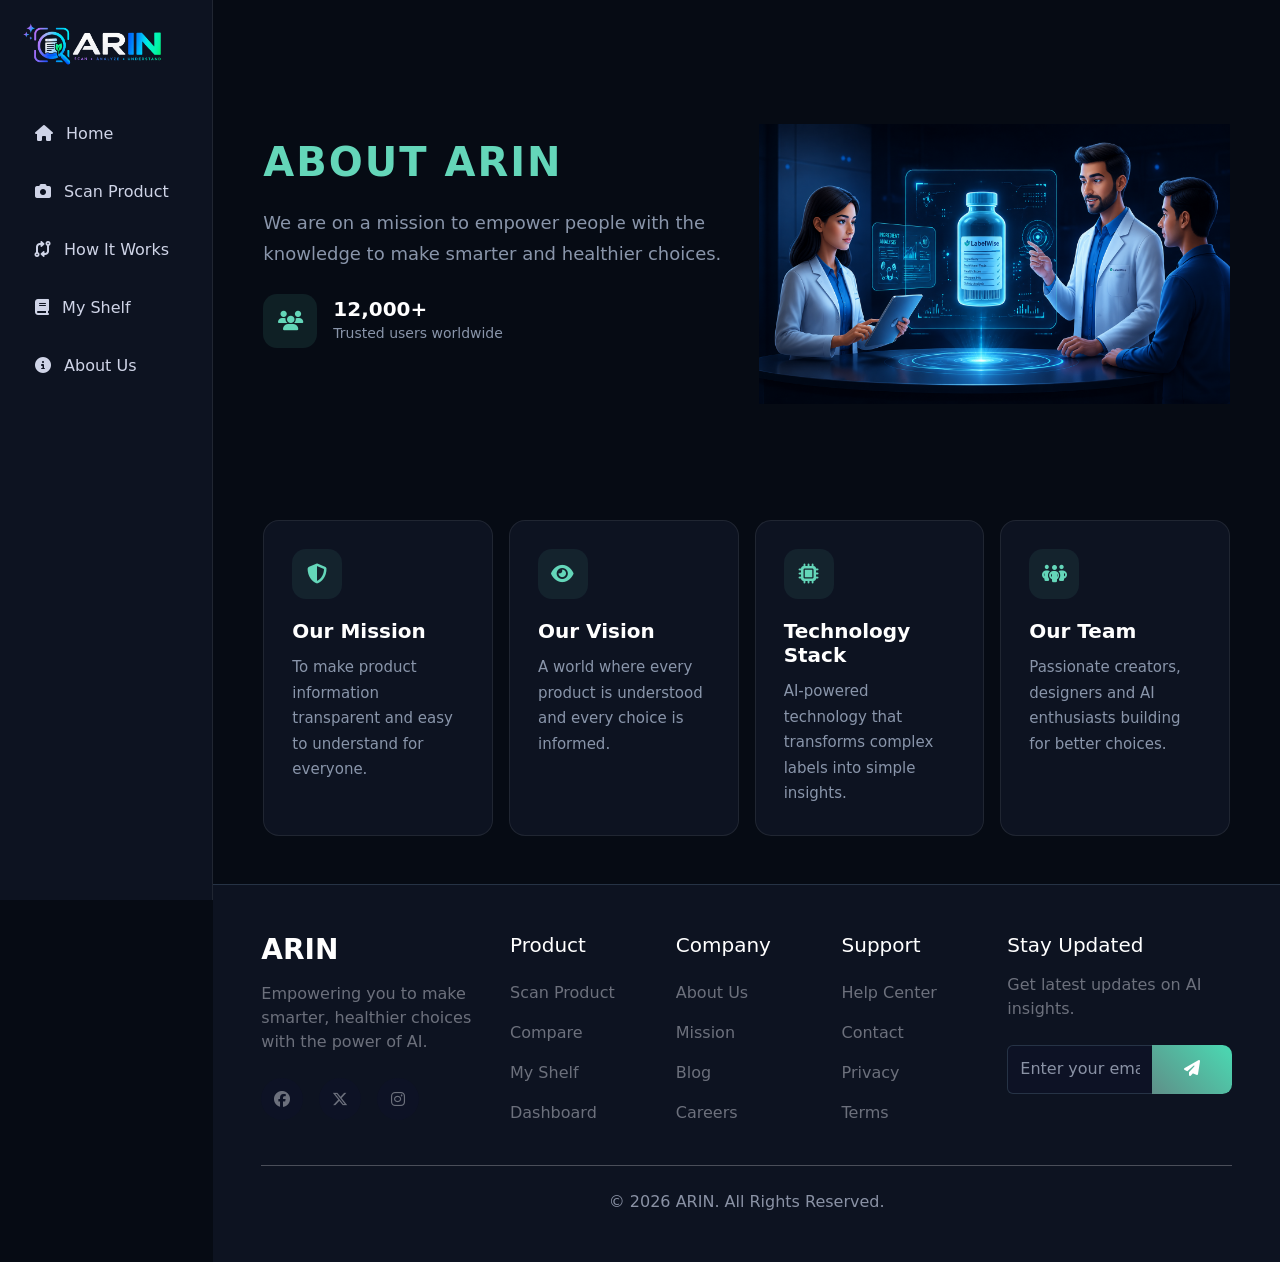
<file: about.html>
<!doctype html>
<html lang="en" data-bs-theme="dark">

<head>

    <title>About ARIN</title>

    <meta charset="utf-8">
    <meta name="viewport" content="width=device-width, initial-scale=1">

    <!-- Bootstrap -->
    <link href="https://cdn.jsdelivr.net/npm/bootstrap@5.3.8/dist/css/bootstrap.min.css"
        rel="stylesheet">

    <!-- Font Awesome -->
    <link rel="stylesheet"
        href="https://cdnjs.cloudflare.com/ajax/libs/font-awesome/6.7.2/css/all.min.css">

    <!-- Your CSS -->
    <link rel="stylesheet" href="./style2.css">

</head>


<body>


    <!-- ================= MOBILE NAVBAR ================= -->

    <nav class="mobile-nav d-md-none d-flex justify-content-between align-items-center">

        <img src="./assets/ARIN_LOGO.png"
            class="logo mb-0"
            alt="LabelLense">

        <button class="btn text-white"
            data-bs-toggle="offcanvas"
            data-bs-target="#mobileSidebar">

            <i class="fa-solid fa-bars fs-3"></i>

        </button>

    </nav>



    <!-- ================= MOBILE OFFCANVAS ================= -->

    <div class="offcanvas offcanvas-start"
        tabindex="-1"
        id="mobileSidebar">

        <div class="offcanvas-header">

            <img src="./assets/ARIN_LOGO.png"
                width="150"
                alt="LabelLense">

            <button class="btn-close"
                data-bs-dismiss="offcanvas">
            </button>

        </div>


        <div class="offcanvas-body">

            <a href="./index.html">
                <i class="fa-solid fa-house me-2"></i>
                Home
            </a>

            <a href="./scan.html">
                <i class="fa-solid fa-camera me-2"></i>
                Scan Product
            </a>

            <a href="./how_it_works.html">
                <i class="fa-solid fa-code-compare me-2"></i>
                How It Works
            </a>

            <a href="./shelf.html">
                <i class="fa-solid fa-book me-2"></i>
                My Shelf
            </a>

            <a href="./about.html">
                <i class="fa-solid fa-circle-info me-2"></i>
                About Us
            </a>

        </div>

    </div>



    <!-- ================= PAGE ================= -->

    <div class="container-fluid p-0">

        <div class="row g-0">


            <!-- ================= SIDEBAR ================= -->

<aside class="sidebar sidebar-fixed d-none d-md-block">
                <img src="./assets/ARIN_LOGO.png"
                    class="logo"
                    alt="LabelLense">


                <a href="./index.html">
                    <i class="fa-solid fa-house me-2"></i>
                    Home
                </a>


                <a href="./scan.html">
                    <i class="fa-solid fa-camera me-2"></i>
                    Scan Product
                </a>


                <a href="./how_it_works.html">
                    <i class="fa-solid fa-code-compare me-2"></i>
                    How It Works
                </a>


                <a href="./shelf.html">
                    <i class="fa-solid fa-book me-2"></i>
                    My Shelf
                </a>


                <a href="./about.html">
                    <i class="fa-solid fa-circle-info me-2"></i>
                    About Us
                </a>

            </aside>



            <!-- ================= MAIN AREA ================= -->

            <div class="main-area">


                <!-- ================= MAIN CONTENT ================= -->

                <main class="about-main">

                    <div class="container-fluid about-page">


                        <!-- HERO -->

                        <section class="about-hero">

                            <div class="row align-items-center">


                                <!-- LEFT -->

                                <div class="col-12 col-lg-6">

                                    <div class="about-text">

                                        <span class="about-label fs-1">
                                            ABOUT ARIN
                                        </span>

                                        <p class="about-desc mt-3">
                                            We are on a mission to empower people
                                            with the knowledge to make smarter and
                                            healthier choices.
                                        </p>


                                        <div class="about-users mt-4 d-flex align-items-center">

                                            <div class="about-user-icon me-3">

                                                <i class="fa-solid fa-users"></i>

                                            </div>


                                            <div>

                                                <h5 class="mb-0">
                                                    12,000+
                                                </h5>

                                                <small>
                                                    Trusted users worldwide
                                                </small>

                                            </div>

                                        </div>

                                    </div>

                                </div>



                                <!-- RIGHT -->

                                <div class="col-12 col-lg-6">

                                    <div class="about-image mt-5">

                                        <img src="./assets/About.png"
                                            class="img-fluid"
                                            alt="LabelLense AI product analysis">

                                    </div>

                                </div>

                            </div>

                        </section>



                        <!-- FEATURES -->

                        <section class="about-features mb-5">

                            <div class="row g-3">


                                <!-- MISSION -->

                                <div class="col-12 col-sm-6 col-xl-3">

                                    <div class="about-feature h-100">

                                        <div class="about-feature-icon">
                                            <i class="fa-solid fa-shield-halved"></i>
                                        </div>

                                        <h5>
                                            Our Mission
                                        </h5>

                                        <p>
                                            To make product information transparent
                                            and easy to understand for everyone.
                                        </p>

                                    </div>

                                </div>



                                <!-- VISION -->

                                <div class="col-12 col-sm-6 col-xl-3">

                                    <div class="about-feature h-100">

                                        <div class="about-feature-icon">
                                            <i class="fa-solid fa-eye"></i>
                                        </div>

                                        <h5>
                                            Our Vision
                                        </h5>

                                        <p>
                                            A world where every product is understood
                                            and every choice is informed.
                                        </p>

                                    </div>

                                </div>



                                <!-- TECHNOLOGY -->

                                <div class="col-12 col-sm-6 col-xl-3">

                                    <div class="about-feature h-100">

                                        <div class="about-feature-icon">
                                            <i class="fa-solid fa-microchip"></i>
                                        </div>

                                        <h5>
                                            Technology Stack
                                        </h5>

                                        <p>
                                            AI-powered technology that transforms
                                            complex labels into simple insights.
                                        </p>

                                    </div>

                                </div>



                                <!-- TEAM -->

                                <div class="col-12 col-sm-6 col-xl-3">

                                    <div class="about-feature h-100">

                                        <div class="about-feature-icon">
                                            <i class="fa-solid fa-people-group"></i>
                                        </div>

                                        <h5>
                                            Our Team
                                        </h5>

                                        <p>
                                            Passionate creators, designers and AI
                                            enthusiasts building for better choices.
                                        </p>

                                    </div>

                                </div>

                            </div>

                        </section>

                    </div>

                </main>



                <!-- ================= FOOTER ================= -->

                <footer class="footer">

                    <div class="container-fluid px-4 px-lg-5 py-5">

                        <div class="row gy-5">


                            <!-- BRAND -->

                            <div class="col-12 col-md-6 col-lg-3">

                                <h3 class="footer-logo fw-bold mb-3">
                                    ARIN
                                </h3>

                                <p class="footer-text mb-4">
                                    Empowering you to make smarter,
                                    healthier choices with the power of AI.
                                </p>

                                <div class="social-icons d-flex gap-3">

                                    <a href="#">
                                        <i class="fa-brands fa-facebook"></i>
                                    </a>

                                    <a href="#">
                                        <i class="fa-brands fa-x-twitter"></i>
                                    </a>

                                    <a href="#">
                                        <i class="fa-brands fa-instagram"></i>
                                    </a>

                                </div>

                            </div>



                            <!-- PRODUCT -->

                            <div class="col-6 col-md-6 col-lg-2">

                                <h5 class="mb-4">
                                    Product
                                </h5>

                                <ul class="list-unstyled d-flex flex-column gap-3">

                                    <li><a href="#">Scan Product</a></li>
                                    <li><a href="#">Compare</a></li>
                                    <li><a href="#">My Shelf</a></li>
                                    <li><a href="#">Dashboard</a></li>

                                </ul>

                            </div>



                            <!-- COMPANY -->

                            <div class="col-6 col-md-6 col-lg-2">

                                <h5 class="mb-4">
                                    Company
                                </h5>

                                <ul class="list-unstyled d-flex flex-column gap-3">

                                    <li><a href="#">About Us</a></li>
                                    <li><a href="#">Mission</a></li>
                                    <li><a href="#">Blog</a></li>
                                    <li><a href="#">Careers</a></li>

                                </ul>

                            </div>



                            <!-- SUPPORT -->

                            <div class="col-6 col-md-6 col-lg-2">

                                <h5 class="mb-4">
                                    Support
                                </h5>

                                <ul class="list-unstyled d-flex flex-column gap-3">

                                    <li><a href="#">Help Center</a></li>
                                    <li><a href="#">Contact</a></li>
                                    <li><a href="#">Privacy</a></li>
                                    <li><a href="#">Terms</a></li>

                                </ul>

                            </div>



                            <!-- NEWSLETTER -->

                            <div class="col-12 col-lg-3">

                                <h5 class="mb-3">
                                    Stay Updated
                                </h5>

                                <p class="footer-text mb-4">
                                    Get latest updates on AI insights.
                                </p>

                                <div class="input-group">

                                    <input type="email"
                                        class="form-control footer-input"
                                        placeholder="Enter your email">

                                    <button class="btn btn-primary">
                                        <i class="fa-solid fa-paper-plane"></i>
                                    </button>

                                </div>

                            </div>

                        </div>


                        <hr class="my-4">


                        <p class="copyright text-center mb-0">
                            © 2026 ARIN. All Rights Reserved.
                        </p>

                    </div>

                </footer>


            </div>

        </div>

    </div>



    <!-- Bootstrap JS -->

    <script src="https://cdn.jsdelivr.net/npm/bootstrap@5.3.8/dist/js/bootstrap.bundle.min.js">
    </script>

</body>

</html>
</file>
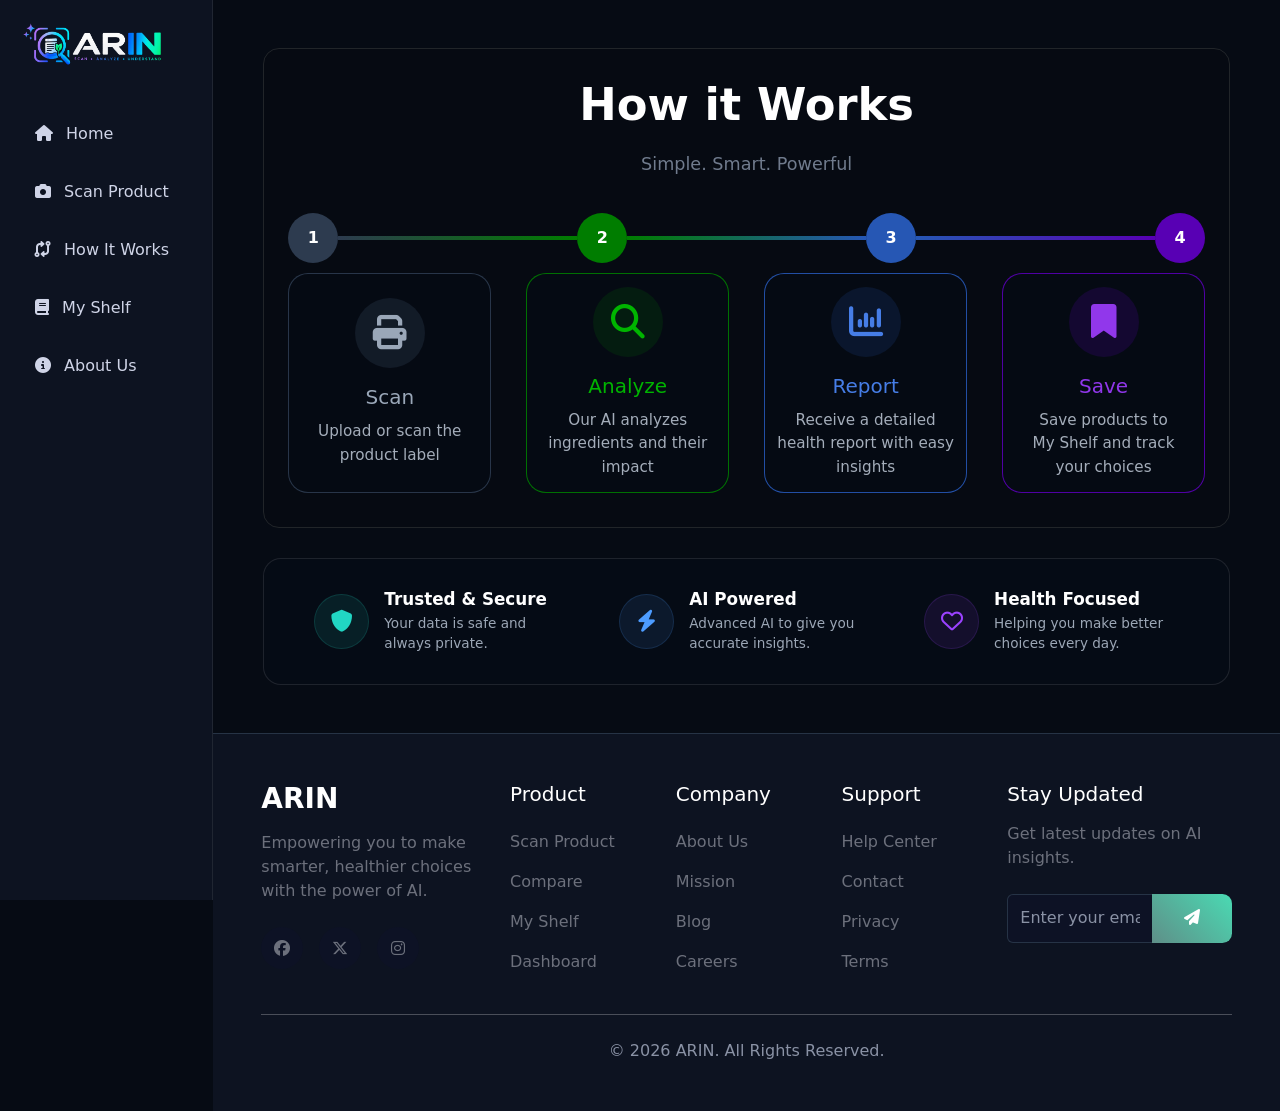
<file: how_it_works.html>
<!doctype html>
<html lang="en" data-bs-theme="dark">

<head>

    <title>How It Works: ARIN</title>

    <meta charset="utf-8">
    <meta name="viewport" content="width=device-width, initial-scale=1">

    <!-- Bootstrap -->
    <link href="https://cdn.jsdelivr.net/npm/bootstrap@5.3.8/dist/css/bootstrap.min.css" rel="stylesheet">

    <!-- Font Awesome -->
    <link rel="stylesheet" href="https://cdnjs.cloudflare.com/ajax/libs/font-awesome/6.7.2/css/all.min.css">

    <!-- Your CSS -->
    <link rel="stylesheet" href="style2.css">

</head>


<body>


    <!-- ================= MOBILE NAVBAR ================= -->

    <nav class="mobile-nav d-md-none d-flex justify-content-between align-items-center">

        <img src="./assets/ARIN_LOGO.png" class="logo mb-0" alt="LabelLense">

        <button class="btn text-white" data-bs-toggle="offcanvas" data-bs-target="#mobileSidebar">

            <i class="fa-solid fa-bars fs-3"></i>

        </button>

    </nav>



    <!-- ================= MOBILE OFFCANVAS ================= -->

    <div class="offcanvas offcanvas-start" tabindex="-1" id="mobileSidebar">

        <div class="offcanvas-header">

            <img src="./assets/ARIN_LOGO.png" width="150" alt="LabelLense">

            <button class="btn-close" data-bs-dismiss="offcanvas">
            </button>

        </div>


        <div class="offcanvas-body">

            <a href="./index.html">
                <i class="fa-solid fa-house me-2"></i>
                Home
            </a>

            <a href="./scan.html">
                <i class="fa-solid fa-camera me-2"></i>
                Scan Product
            </a>

            <a href="./work.html">
                <i class="fa-solid fa-code-compare me-2"></i>
                How It Works
            </a>

            <a href="./shelf.html">
                <i class="fa-solid fa-book me-2"></i>
                My Shelf
            </a>

            <a href="./about.html">
                <i class="fa-solid fa-circle-info me-2"></i>
                About Us
            </a>

        </div>

    </div>



    <!-- ================= PAGE ================= -->

    <div class="container-fluid p-0">

        <div class="row g-0">


            <!-- ================= SIDEBAR ================= -->

            <aside class="sidebar d-none d-md-block">

                <img src="./assets/ARIN_LOGO.png" class="logo" alt="LabelLense">


                <a href="./index.html">
                    <i class="fa-solid fa-house me-2"></i>
                    Home
                </a>


                <a href="./scan.html">
                    <i class="fa-solid fa-camera me-2"></i>
                    Scan Product
                </a>


                <a href="./how_it_works.html">
                    <i class="fa-solid fa-code-compare me-2"></i>
                    How It Works
                </a>


                <a href="./shelf.html">
                    <i class="fa-solid fa-book me-2"></i>
                    My Shelf
                </a>


                <a href="./about.html">
                    <i class="fa-solid fa-circle-info me-2"></i>
                    About Us
                </a>

            </aside>



            <!-- ================= MAIN AREA ================= -->

            <div class="main-area">


                <!-- ================= MAIN CONTENT ================= -->

                <main class="about-main">

                    <div class="container-fluid about-page mb-5">
                        <div class="row g-0 border border-dark rounded-4 p-4 mt-5 how-it-works-section">

                            <!-- TITLE -->
                            <div class="page-title text-center">
                                How it Works
                            </div>

                            <p class="page-subtitle text-center mb-2">
                                Simple. Smart. Powerful
                            </p>


                            <div class="steps-wrapper">

                                <!-- ================= STEP BAR ================= -->
                                <div class="step-bar d-none d-sm-flex">

                                    <div class="circle one">1</div>

                                    <div class="line line1"></div>

                                    <div class="circle two">2</div>

                                    <div class="line line2"></div>

                                    <div class="circle three">3</div>

                                    <div class="line line3"></div>

                                    <div class="circle four">4</div>

                                </div>


                                <!-- ================= CARDS ================= -->
                                <div class="cards-container">

                                    <!-- STEP 1 -->
                                    <div class="step-card">

                                        <!-- Mobile number -->
                                        <div class="circle one mobile-circle d-flex d-sm-none">
                                            1
                                        </div>

                                        <div class="card card-one">

                                            <div class="icon-box">
                                                <i class="fa-solid fa-print"></i>
                                            </div>

                                            <p>Scan</p>

                                            <small>
                                                Upload or scan the<br class="desktop-break">
                                                product label
                                            </small>

                                        </div>

                                    </div>


                                    <!-- STEP 2 -->
                                    <div class="step-card">

                                        <!-- Mobile number -->
                                        <div class="circle two mobile-circle d-flex d-sm-none">
                                            2
                                        </div>

                                        <div class="card card-two">

                                            <div class="icon-box">
                                                <i class="fa-solid fa-magnifying-glass"></i>
                                            </div>

                                            <p>Analyze</p>

                                            <small>
                                                Our AI analyzes<br class="desktop-break">
                                                ingredients and their impact
                                            </small>

                                        </div>

                                    </div>


                                    <!-- STEP 3 -->
                                    <div class="step-card">

                                        <!-- Mobile number -->
                                        <div class="circle three mobile-circle d-flex d-sm-none">
                                            3
                                        </div>

                                        <div class="card card-three">

                                            <div class="icon-box">
                                                <i class="fa-solid fa-chart-column"></i>
                                            </div>

                                            <p>Report</p>

                                            <small>
                                                Receive a detailed<br class="desktop-break">
                                                health report with easy insights
                                            </small>

                                        </div>

                                    </div>


                                    <!-- STEP 4 -->
                                    <div class="step-card">

                                        <!-- Mobile number -->
                                        <div class="circle four mobile-circle d-flex d-sm-none">
                                            4
                                        </div>

                                        <div class="card card-four">

                                            <div class="icon-box">
                                                <i class="fa-solid fa-bookmark"></i>
                                            </div>

                                            <p>Save</p>

                                            <small>
                                                Save products to<br class="desktop-break">
                                                My Shelf and track your choices
                                            </small>

                                        </div>

                                    </div>

                                </div>

                            </div>

                        </div>
                        <!-- ================= HOW IT WORKS BENEFITS ================= -->

                        <div class="how-benefits">

                            <!-- Trusted & Secure -->
                            <div class="how-benefit-item">

                                <div class="how-benefit-icon secure-icon">
                                    <i class="fa-solid fa-shield"></i>
                                </div>

                                <div class="how-benefit-text">
                                    <h2>Trusted &amp; Secure</h2>
                                    <small>
                                        Your data is safe and always private.
                                    </small>
                                </div>

                            </div>


                            <!-- AI Powered -->
                            <div class="how-benefit-item">

                                <div class="how-benefit-icon ai-icon">
                                    <i class="fa-solid fa-bolt"></i>
                                </div>

                                <div class="how-benefit-text">
                                    <h2>AI Powered</h2>
                                    <small>
                                        Advanced AI to give you accurate insights.
                                    </small>
                                </div>

                            </div>


                            <!-- Health Focused -->
                            <div class="how-benefit-item">

                                <div class="how-benefit-icon health-icon">
                                    <i class="fa-regular fa-heart"></i>
                                </div>

                                <div class="how-benefit-text">
                                    <h2>Health Focused</h2>
                                    <small>
                                        Helping you make better choices every day.
                                    </small>
                                </div>

                            </div>

                        </div>
                    </div>

                </main>



                <!-- ================= FOOTER ================= -->

                <footer class="footer">

                    <div class="container-fluid px-4 px-lg-5 py-5">

                        <div class="row gy-5">


                            <!-- BRAND -->

                            <div class="col-12 col-md-6 col-lg-3">

                                <h3 class="footer-logo fw-bold mb-3">
                                    ARIN
                                </h3>

                                <p class="footer-text mb-4">
                                    Empowering you to make smarter,
                                    healthier choices with the power of AI.
                                </p>

                                <div class="social-icons d-flex gap-3">

                                    <a href="#">
                                        <i class="fa-brands fa-facebook"></i>
                                    </a>

                                    <a href="#">
                                        <i class="fa-brands fa-x-twitter"></i>
                                    </a>

                                    <a href="#">
                                        <i class="fa-brands fa-instagram"></i>
                                    </a>

                                </div>

                            </div>



                            <!-- PRODUCT -->

                            <div class="col-6 col-md-6 col-lg-2">

                                <h5 class="mb-4">
                                    Product
                                </h5>

                                <ul class="list-unstyled d-flex flex-column gap-3">

                                    <li><a href="#">Scan Product</a></li>
                                    <li><a href="#">Compare</a></li>
                                    <li><a href="#">My Shelf</a></li>
                                    <li><a href="#">Dashboard</a></li>

                                </ul>

                            </div>



                            <!-- COMPANY -->

                            <div class="col-6 col-md-6 col-lg-2">

                                <h5 class="mb-4">
                                    Company
                                </h5>

                                <ul class="list-unstyled d-flex flex-column gap-3">

                                    <li><a href="#">About Us</a></li>
                                    <li><a href="#">Mission</a></li>
                                    <li><a href="#">Blog</a></li>
                                    <li><a href="#">Careers</a></li>

                                </ul>

                            </div>



                            <!-- SUPPORT -->

                            <div class="col-6 col-md-6 col-lg-2">

                                <h5 class="mb-4">
                                    Support
                                </h5>

                                <ul class="list-unstyled d-flex flex-column gap-3">

                                    <li><a href="#">Help Center</a></li>
                                    <li><a href="#">Contact</a></li>
                                    <li><a href="#">Privacy</a></li>
                                    <li><a href="#">Terms</a></li>

                                </ul>

                            </div>



                            <!-- NEWSLETTER -->

                            <div class="col-12 col-lg-3">

                                <h5 class="mb-3">
                                    Stay Updated
                                </h5>

                                <p class="footer-text mb-4">
                                    Get latest updates on AI insights.
                                </p>

                                <div class="input-group">

                                    <input type="email" class="form-control footer-input"
                                        placeholder="Enter your email">

                                    <button class="btn btn-primary">
                                        <i class="fa-solid fa-paper-plane"></i>
                                    </button>

                                </div>

                            </div>

                        </div>


                        <hr class="my-4">


                        <p class="copyright text-center mb-0">
                            © 2026 ARIN. All Rights Reserved.
                        </p>

                    </div>

                </footer>


            </div>

        </div>

    </div>



    <!-- Bootstrap JS -->

    <script src="https://cdn.jsdelivr.net/npm/bootstrap@5.3.8/dist/js/bootstrap.bundle.min.js">
    </script>

</body>

</html>
</file>
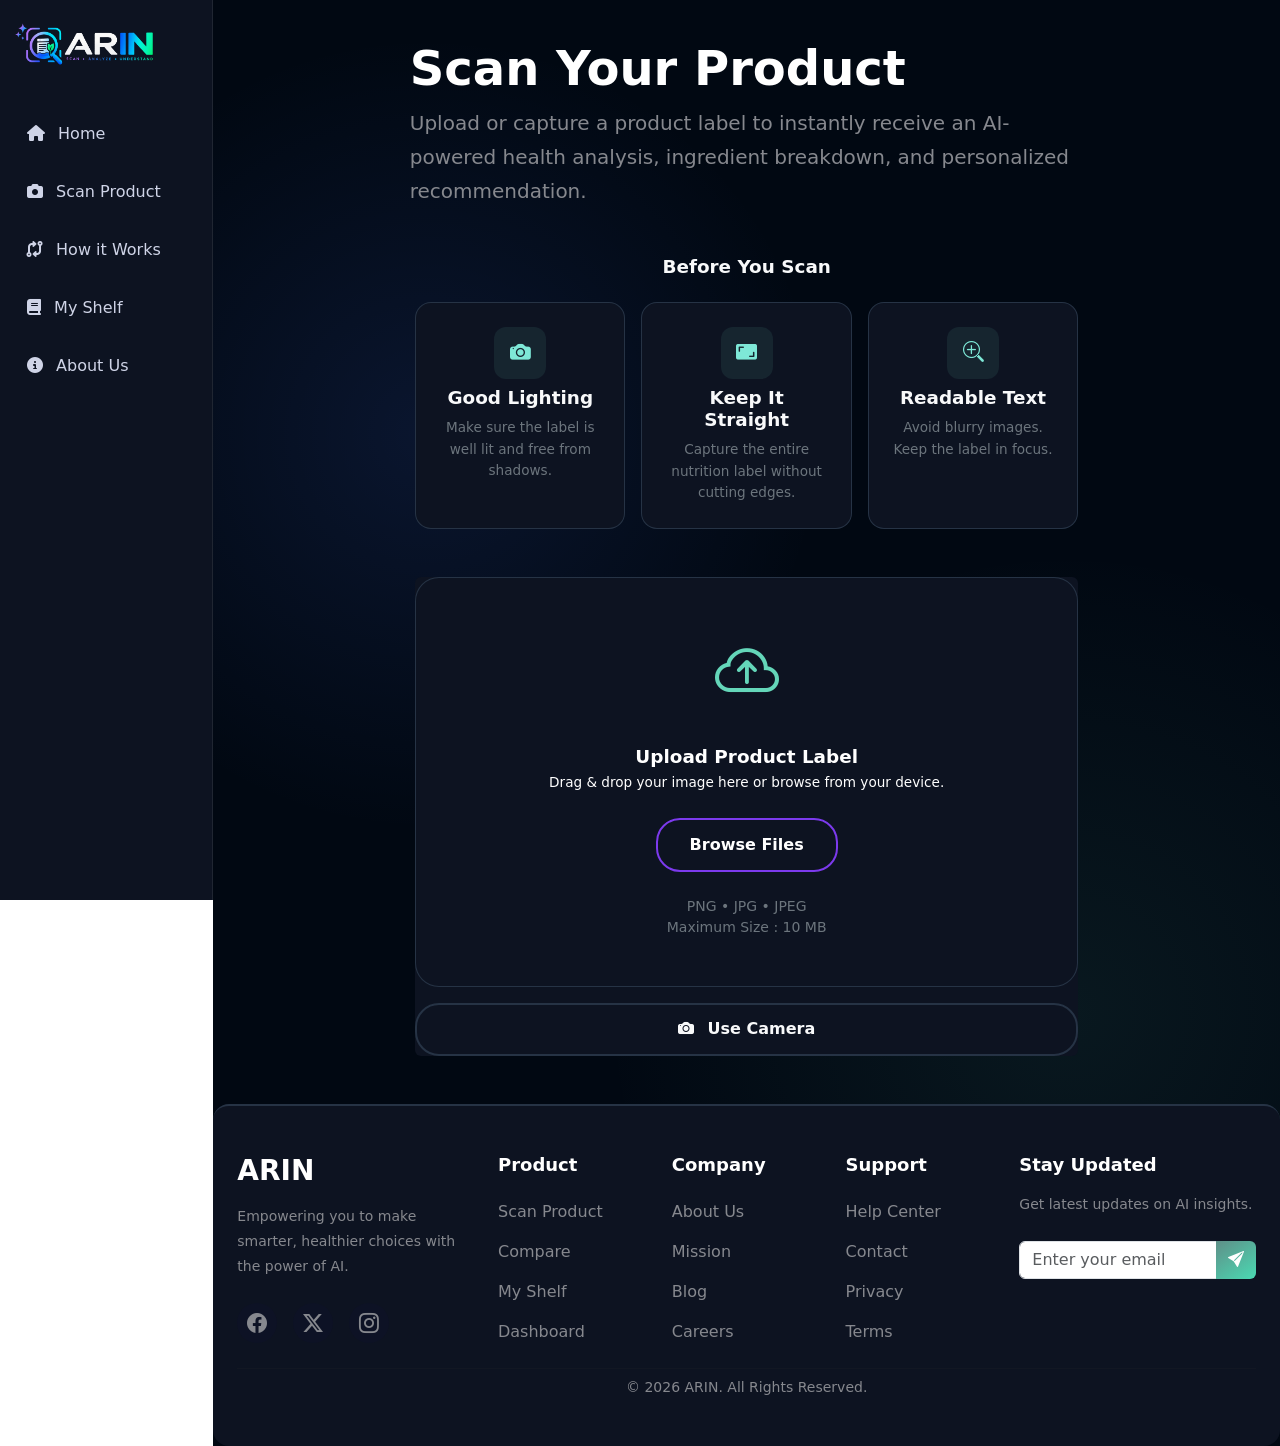
<file: scan.html>
<!DOCTYPE html>
<html lang="en">
    <head>
        <meta charset="UTF-8">
        <meta name="viewport" content="width=device-width, initial-scale=1.0">
        <title>Scan Now: ARIN</title>
        <link rel="stylesheet" href="./style.css">
        <link
            href="https://cdn.jsdelivr.net/npm/bootstrap@5.3.8/dist/css/bootstrap.min.css"
            rel="stylesheet"
            integrity="sha384-sRIl4kxILFvY47J16cr9ZwB07vP4J8+LH7qKQnuqkuIAvNWLzeN8tE5YBujZqJLB"
            crossorigin="anonymous"
        >
        <link rel="stylesheet" href="https://cdn.jsdelivr.net/npm/bootstrap-icons@1.13.1/font/bootstrap-icons.min.css">
        <link rel="stylesheet" href="https://cdnjs.cloudflare.com/ajax/libs/font-awesome/6.7.2/css/all.min.css">
        <link rel="stylesheet" href="./media.css">
    </head>
    <body>
        <!-- MOBILE NAVBAR -->
        <nav class="mobile-nav d-md-none d-flex justify-content-between align-items-center">
            <img src="./assets/ARIN_LOGO.png" class="logo mb-0">
            <button class="btn text-white" data-bs-toggle="offcanvas" data-bs-target="#mobileSidebar">
                <i class="fa-solid fa-bars fs-3"></i>
            </button>
        </nav>
        <!-- OFFCANVAS -->
        <div class="offcanvas offcanvas-start" tabindex="-1" id="mobileSidebar">
            <div class="offcanvas-header">
                <img src="./assets/ARIN_LOGO.png" width="150">
                <button class="btn-close" data-bs-dismiss="offcanvas"></button>
            </div>
            <div class="offcanvas-body">
                <a href="./index.html">
                    <i class="fa-solid fa-house me-2"></i>
                    Home
                </a>
                <a href="./scan.html">
                    <i class="fa-solid fa-camera me-2"></i>
                    Scan Product
                </a>
                <a href="./how_it_works.html">
                    <i class="fa-solid fa-code-compare me-2"></i>
                    How it works
                </a>
                <a href="./shelf.html">
                    <i class="fa-solid fa-book me-2"></i>
                    My Shelf
                </a>
                <a href="./about.html">
                    <i class="fa-solid fa-circle-info me-2"></i>
                    About Us
                </a>
            </div>
        </div>
        <!-- MAIN -->
        <div class="container-fluid">
            <div class="row">
                <!-- Desktop Sidebar -->
                <aside class="col-md-3 col-lg-2 sidebar d-none d-md-block">
                    <img src="./assets/ARIN_LOGO.png" class="logo">
                    <a href="./index.html">
                        <i class="fa-solid fa-house me-2"></i>
                        Home
                    </a>
                    <a href="./scan.html">
                        <i class="fa-solid fa-camera me-2"></i>
                        Scan Product
                    </a>
                    <a href="./how_it_works.html">
                        <i class="fa-solid fa-code-compare me-2"></i>
                        How it Works
                    </a>
                    <a href="./shelf.html">
                        <i class="fa-solid fa-book me-2"></i>
                        My Shelf
                    </a>
                    <a href="./about.html">
                        <i class="fa-solid fa-circle-info me-2"></i>
                        About Us
                    </a>
                </aside>
                <!-- Your Content -->
                <main class="col-md-9 col-lg-10 content scan-page ">
                    <div class="scan-content ">
                        <div class="scan-heading px-3  mb-0">
                            <h1 class="page-title col-lg-8 d-block mx-auto">
                                Scan Your Product
                            </h1>
                            <p class="page-subtitle col-lg-8 d-block mx-auto ">
                                Upload or capture a product label to instantly receive an AI-powered health analysis,
                            ingredient breakdown, and personalized recommendation.
                            </p>
                        </div>
                        <!-- <div class="scan-category-wrapper d-flex flex-wrap justify-content-center gap-3 mb-5">
                            <button class=" btn-primary scan-category-btn">
                                <i class="bi bi-basket2-fill me-2"></i>
                                Food
                            </button>
                            <button class=" btn-secondary scan-category-btn">
                                <i class="bi bi-droplet-fill me-2"></i>
                                Skincare
                            </button>
                            <button class=" btn-secondary scan-category-btn">
                                <i class="bi bi-scissors me-2"></i>
                                Haircare
                            </button>
                            <button class=" btn-secondary scan-category-btn">
                                <i class="bi bi-capsule me-2"></i>
                                Supplements
                            </button>
                        </div> -->
                        <div class="row g-4">
                            <div class="col-lg-8 container mx-3 p-4  d-block mx-auto mx-2 ">
                                <!-- Scanning Tips -->
                                <div class="scan-tips-section text-light mb-5">
                                    <h3 class="text-center card-title text-light mb-4">
                                        Before You Scan
                                    </h3>
                                    <div class="row g-3">
                                        <div class="col-md-4">
                                            <div class="scan-tip-card h-100 p-4">
                                                <div class=" text-center ">
                                                    <div class="scan-tip-icon mb-2 mx-auto">
                                                        <i class="bi bi-camera-fill "></i>
                                                    </div>
                                                    <div>
                                                        <h5 class="card-title mb-2">Good Lighting</h5>
                                                        <p class="card-subtitle text-secondary mb-0">
                                                            Make sure the label is well lit and free from shadows.
                                                        </p>
                                                    </div>
                                                </div>
                                            </div>
                                        </div>
                                        <div class="col-md-4">
                                            <div class="scan-tip-card h-100 p-4">
                                                <div class=" text-center ">
                                                    <div class="scan-tip-icon mb-2 mx-auto">
                                                        <i class="bi bi-aspect-ratio-fill"></i>
                                                    </div>
                                                    <div>
                                                        <h5 class="card-title mb-2">Keep It Straight</h5>
                                                        <p class="card-subtitle text-secondary mb-0">
                                                            Capture the entire nutrition label without cutting edges.
                                                        </p>
                                                    </div>
                                                </div>
                                            </div>
                                        </div>
                                        <div class="col-md-4">
                                            <div class="scan-tip-card h-100 p-4">
                                                <div class=" text-center ">
                                                    <div class="scan-tip-icon mb-2 mx-auto">
                                                        <i class="bi bi-zoom-in"></i>
                                                    </div>
                                                    <div>
                                                        <h5 class="card-title mb-2">Readable Text</h5>
                                                        <p class="card-subtitle text-secondary mb-0">
                                                            Avoid blurry images. Keep the label in focus.
                                                        </p>
                                                    </div>
                                                </div>
                                            </div>
                                        </div>
                                        <!-- <div class="col-md-6">
                                            <div class="scan-tip-card h-100 p-4">
                                                <div class="d-flex align-items-start">
                                                    <div class="scan-tip-icon me-3">
                                                        <i class="bi bi-shield-check"></i>
                                                    </div>
                                                    <div>
                                                        <h5 class="card-title mb-2">Privacy Safe</h5>
                                                        <p class="card-subtitle text-secondary mb-0">
                                                            Images are used only for analysis and are never shared.
                                                        </p>
                                                    </div>
                                                </div>
                                            </div>
                                        </div> -->
                                    </div>
                                </div>
                                <!-- scanning done -->
                                <div class="card scan-upload-card border-0" id="uploadCard">
                                    <div class="card-body p-5 text-center">
                                        <div class="scan-upload-icon">
                                            <i class="bi bi-cloud-arrow-up"></i>
                                        </div>
                                        <h3 class="card-title mt-4">
                                            Upload Product Label
                                        </h3>
                                        <p class="card-subtitle">
                                            Drag & drop your image here or browse from your device.
                                        </p>
                                        <input type="file" id="scanImageInput" class="d-none">
                                        <button class=" btn-secondary mt-4" id="browseBtn">
                                            Browse Files
                                        </button>
                                        <small class="d-block mt-4 text-secondary">
                                            PNG • JPG • JPEG
                                            <br>
                                            Maximum Size : 10 MB
                                        </small>
                                    </div>
                                    <button class=" text-light btn-tertiary mt-3">
                                        <i class="bi bi-camera-fill me-2"></i>
                                        Use Camera
                                    </button>
                                </div>
                                <div class="card scan-preview-card border-0  d-none" id="previewCard">
                                    <div class="card-body text-center">
                                        <img id="previewImage" class="img-fluid rounded mb-3" style="max-height:250px;">
                                        <h5 id="fileName">
                                            filename.jpg
                                        </h5>
                                        <p>
                                            Ready to Analyze
                                        </p>
                                        <div class="d-flex gap-3 justify-content-center btn-flex">
                                            <button class="btn-secondary " id="changeImageBtn">
                                                Change Image
                                            </button>
                                            <button type="button" class="btn-secondary" id="analyze">
                                                Analyze Product
                                            </button>
                                        </div>
                                    </div>
                                </div>
                            </div>
                            <footer class="footer py-5">
                                <div class="container">
                                    <div class="row gy-5">
                                        <div class="col-lg-3 col-md-6">
                                            <h3 class="footer-logo fw-bold mb-3">
                                                ARIN
                                            </h3>
                                            <p class="footer-text mb-4">
                                                Empowering you to make smarter, healthier choices with the power of AI.
                                            </p>
                                            <div class="social-icons d-flex gap-3">
                                                <a href="#">
                                                    <i class="bi bi-facebook fs-5"></i>
                                                </a>
                                                <a href="#">
                                                    <i class="bi bi-twitter-x fs-5"></i>
                                                </a>
                                                <a href="#">
                                                    <i class="bi bi-instagram fs-5"></i>
                                                </a>
                                            </div>
                                        </div>
                                        <div class="col-lg-2 col-md-6">
                                            <h5 class="mb-4">Product</h5>
                                            <ul class="list-unstyled d-flex flex-column gap-3">
                                                <li>
                                                    <a href="#">Scan Product</a>
                                                </li>
                                                <li>
                                                    <a href="#">Compare</a>
                                                </li>
                                                <li>
                                                    <a href="#">My Shelf</a>
                                                </li>
                                                <li>
                                                    <a href="#">Dashboard</a>
                                                </li>
                                            </ul>
                                        </div>
                                        <div class="col-lg-2 col-md-6">
                                            <h5 class="mb-4">Company</h5>
                                            <ul class="list-unstyled d-flex flex-column gap-3">
                                                <li>
                                                    <a href="#">About Us</a>
                                                </li>
                                                <li>
                                                    <a href="#">Mission</a>
                                                </li>
                                                <li>
                                                    <a href="#">Blog</a>
                                                </li>
                                                <li>
                                                    <a href="#">Careers</a>
                                                </li>
                                            </ul>
                                        </div>
                                        <div class="col-lg-2 col-md-6">
                                            <h5 class="mb-4">Support</h5>
                                            <ul class="list-unstyled d-flex flex-column gap-3">
                                                <li>
                                                    <a href="#">Help Center</a>
                                                </li>
                                                <li>
                                                    <a href="#">Contact</a>
                                                </li>
                                                <li>
                                                    <a href="#">Privacy</a>
                                                </li>
                                                <li>
                                                    <a href="#">Terms</a>
                                                </li>
                                            </ul>
                                        </div>
                                        <div class="col-lg-3 col-md-12">
                                            <h5 class="mb-3">Stay Updated</h5>
                                            <p class="footer-text mb-4">
                                                Get latest updates on AI insights.
                                            </p>
                                            <div class="input-group">
                                                <input class="form-control footer-input" placeholder="Enter your email">
                                                <button class="btn btn-primary">
                                                    <i class="bi bi-send-fill"></i>
                                                </button>
                                            </div>
                                        </div>
                                    </div>
                                    <hr class="my-2">
                                    <div class="text-center">
                                        <p class="copyright mb-0">
                                            © 2026 ARIN. All Rights Reserved.
                                        </p>
                                    </div>
                                </div>
                            </footer>
                        </main>
                    </div>
                </div>
                <!-- Camera Modal -->
                <div class="modal fade" id="cameraModal" tabindex="-1">
                    <div class="modal-dialog modal-dialog-centered">
                        <div class="modal-content bg-dark">
                            <div class="modal-header border-secondary">
                                <h5 class="modal-title text-white">Capture Product Label</h5>
                                <button type="button" class="btn-close btn-close-white" data-bs-dismiss="modal"></button>
                            </div>
                            <div class="modal-body text-center">
                                <video
                                    id="cameraStream"
                                    autoplay
                                    playsinline
                                    class="w-100 rounded-3 mb-3"
                                ></video>
                                <canvas id="cameraCanvas" class="d-none"></canvas>
                                <button class="btn-secondary" id="captureBtn">
                                    <i class="bi bi-camera-fill me-2"></i>
                                    Capture Photo
                                </button>
                            </div>
                        </div>
                    </div>
                </div>
                <script src="https://cdn.jsdelivr.net/npm/bootstrap@5.3.8/dist/js/bootstrap.bundle.min.js" integrity="sha384-FKyoEForCGlyvwx9Hj09JcYn3nv7wiPVlz7YYwJrWVcXK/BmnVDxM+D2scQbITxI" crossorigin="anonymous"></script>
                <script src="./script/Newsletter.js"></script>
                <script src="./script/scan.js"></script>
            </body>
        </html>
</file>
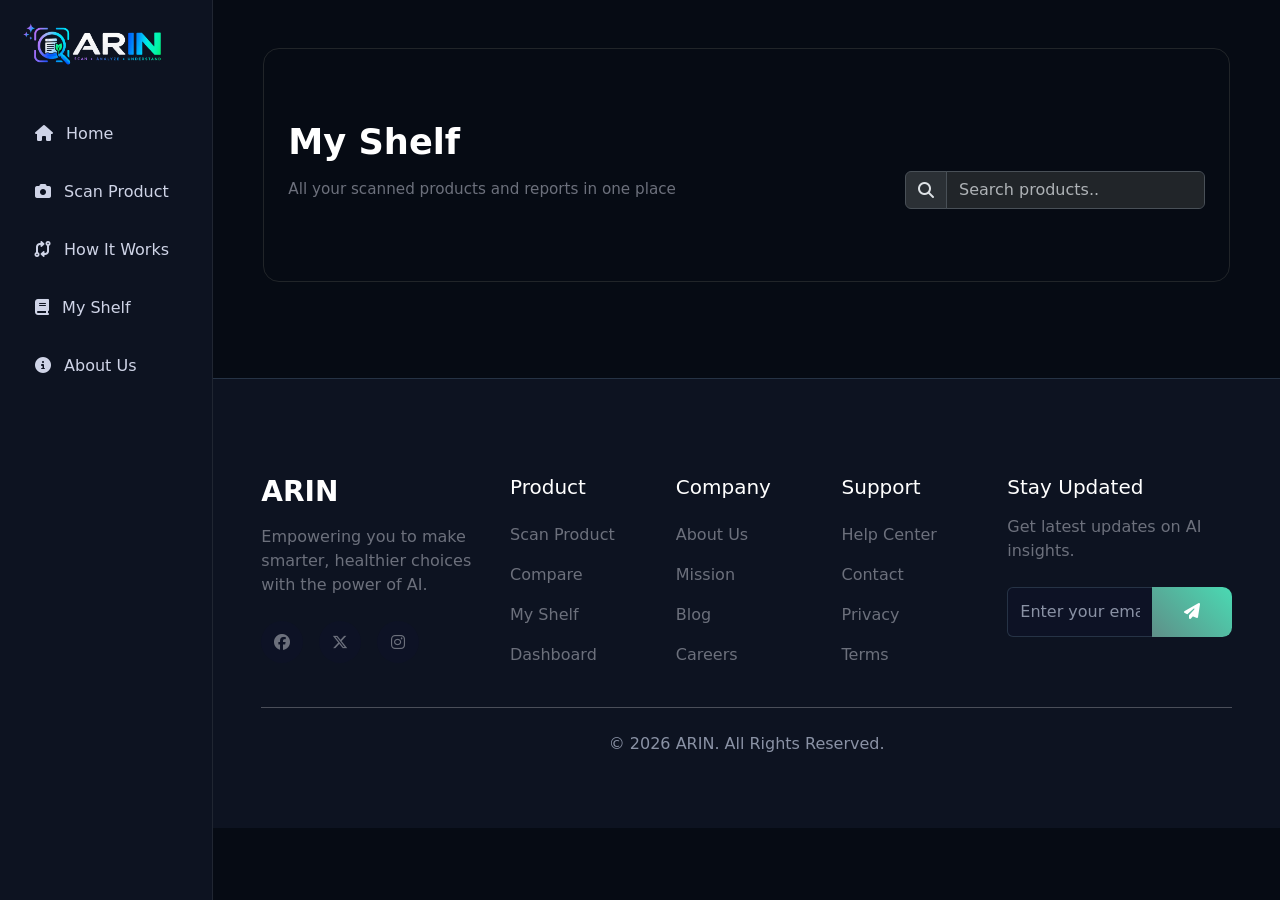
<file: shelf.html>
<!doctype html>
<html lang="en" data-bs-theme="dark">
  <head>
    <title> Shelf: ARIN</title>

    <meta charset="utf-8" />
    <meta name="viewport" content="width=device-width, initial-scale=1" />

    <!-- Bootstrap -->
    <link
      href="https://cdn.jsdelivr.net/npm/bootstrap@5.3.8/dist/css/bootstrap.min.css"
      rel="stylesheet"
    />

    <!-- Font Awesome -->
    <link
      rel="stylesheet"
      href="https://cdnjs.cloudflare.com/ajax/libs/font-awesome/6.7.2/css/all.min.css"
    />

    <!-- Your CSS -->
    <link rel="stylesheet" href="style2.css" />
  </head>

  <body>
    <!-- ================= MOBILE NAVBAR ================= -->

    <nav
      class="mobile-nav d-md-none d-flex justify-content-between align-items-center"
    >
      <img src="./assets/ARIN_LOGO.png" class="logo mb-0" alt="LabelLense" />

      <button
        class="btn text-white"
        data-bs-toggle="offcanvas"
        data-bs-target="#mobileSidebar"
      >
        <i class="fa-solid fa-bars fs-3"></i>
      </button>
    </nav>

    <!-- ================= MOBILE OFFCANVAS ================= -->

    <div class="offcanvas offcanvas-start" tabindex="-1" id="mobileSidebar">
      <div class="offcanvas-header">
        <img src="./assets/ARIN_LOGO.png" width="150" alt="LabelLense" />

        <button class="btn-close" data-bs-dismiss="offcanvas"></button>
      </div>

      <div class="offcanvas-body">
        <a href="./index.html">
          <i class="fa-solid fa-house me-2"></i>
          Home
        </a>

        <a href="./scan.html">
          <i class="fa-solid fa-camera me-2"></i>
          Scan Product
        </a>

        <a href="./work.html">
          <i class="fa-solid fa-code-compare me-2"></i>
          How It Works
        </a>

        <a href="./shelf.html">
          <i class="fa-solid fa-book me-2"></i>
          My Shelf
        </a>

        <a href="./about.html">
          <i class="fa-solid fa-circle-info me-2"></i>
          About Us
        </a>
      </div>
    </div>

    <!-- ================= PAGE ================= -->

    <div class="container-fluid p-0">
      <div class="row g-0">
        <!-- ================= SIDEBAR ================= -->

        <aside class="sidebar d-none d-md-block">
          <img src="./assets/ARIN_LOGO.png" class="logo" alt="LabelLense" />

          <a href="./index.html">
            <i class="fa-solid fa-house me-2"></i>
            Home
          </a>

          <a href="./scan.html">
            <i class="fa-solid fa-camera me-2"></i>
            Scan Product
          </a>

          <a href="./how_it_works.html">
            <i class="fa-solid fa-code-compare me-2"></i>
            How It Works
          </a>

          <a href="./shelf.html">
            <i class="fa-solid fa-book me-2"></i>
            My Shelf
          </a>

          <a href="./about.html">
            <i class="fa-solid fa-circle-info me-2"></i>
            About Us
          </a>
        </aside>

        <!-- ================= MAIN AREA ================= -->

        <div class="main-area">
          <!-- ================= MAIN CONTENT ================= -->

          <main class="about-main mb-5">
            <div class="container-fluid about-page mb-5 ">
              <div class="row g-0 border border-dark rounded-4 p-4 mt-5 mb-5">
                <!-- TITLE -->
                <p class="page-title">My Shelf</p>
                <div class="shelf-header">
                  <p class="page-subtitle">
                    All your scanned products and reports in one place
                  </p>
                  <div class="input-group shelf-search">
                    <span class="input-group-text">
                      <i class="fa-solid fa-magnifying-glass"></i>
                    </span>
                    <input
                      type="text"
                      class="form-control"
                      placeholder="Search products.."
                    />
                  </div>
                </div>
                <div class="shelf-filters mb-5">
                  
                </div>

                <!-- PRODUCT 1 -->

                <!-- PRODUCT 2 -->
               
              </div>
            </div>
          </main>

          <!-- ================= FOOTER ================= -->

          <footer class="footer mt-5 pb-4">
            <div class="container-fluid px-4 px-lg-5 py-5 mt-5">
              <div class="row gy-5">
                <!-- BRAND -->

                <div class="col-12 col-md-6 col-lg-3">
                  <h3 class="footer-logo fw-bold mb-3">ARIN</h3>

                  <p class="footer-text mb-4">
                    Empowering you to make smarter, healthier choices with the
                    power of AI.
                  </p>

                  <div class="social-icons d-flex gap-3">
                    <a href="#">
                      <i class="fa-brands fa-facebook"></i>
                    </a>

                    <a href="#">
                      <i class="fa-brands fa-x-twitter"></i>
                    </a>

                    <a href="#">
                      <i class="fa-brands fa-instagram"></i>
                    </a>
                  </div>
                </div>

                <!-- PRODUCT -->

                <div class="col-6 col-md-6 col-lg-2">
                  <h5 class="mb-4">Product</h5>

                  <ul class="list-unstyled d-flex flex-column gap-3">
                    <li><a href="#">Scan Product</a></li>
                    <li><a href="#">Compare</a></li>
                    <li><a href="#">My Shelf</a></li>
                    <li><a href="#">Dashboard</a></li>
                  </ul>
                </div>

                <!-- COMPANY -->

                <div class="col-6 col-md-6 col-lg-2">
                  <h5 class="mb-4">Company</h5>

                  <ul class="list-unstyled d-flex flex-column gap-3">
                    <li><a href="#">About Us</a></li>
                    <li><a href="#">Mission</a></li>
                    <li><a href="#">Blog</a></li>
                    <li><a href="#">Careers</a></li>
                  </ul>
                </div>

                <!-- SUPPORT -->

                <div class="col-6 col-md-6 col-lg-2">
                  <h5 class="mb-4">Support</h5>

                  <ul class="list-unstyled d-flex flex-column gap-3">
                    <li><a href="#">Help Center</a></li>
                    <li><a href="#">Contact</a></li>
                    <li><a href="#">Privacy</a></li>
                    <li><a href="#">Terms</a></li>
                  </ul>
                </div>

                <!-- NEWSLETTER -->

                <div class="col-12 col-lg-3">
                  <h5 class="mb-3">Stay Updated</h5>

                  <p class="footer-text mb-4">
                    Get latest updates on AI insights.
                  </p>

                  <div class="input-group">
                    <input
                      type="email"
                      class="form-control footer-input"
                      placeholder="Enter your email"
                    />

                    <button class="btn btn-primary">
                      <i class="fa-solid fa-paper-plane"></i>
                    </button>
                  </div>
                </div>
              </div>

              <hr class="my-4" />

              <p class="copyright text-center mb-0">
                © 2026 ARIN. All Rights Reserved.
              </p>
            </div>
          </footer>
        </div>
      </div>
    </div>

    <!-- Bootstrap JS -->
    <script src="./script/shelf.js"></script>
            <script src="./script/Newsletter.js"></script>

    <script src="https://cdn.jsdelivr.net/npm/bootstrap@5.3.8/dist/js/bootstrap.bundle.min.js"></script>
  </body>
</html>
</file>
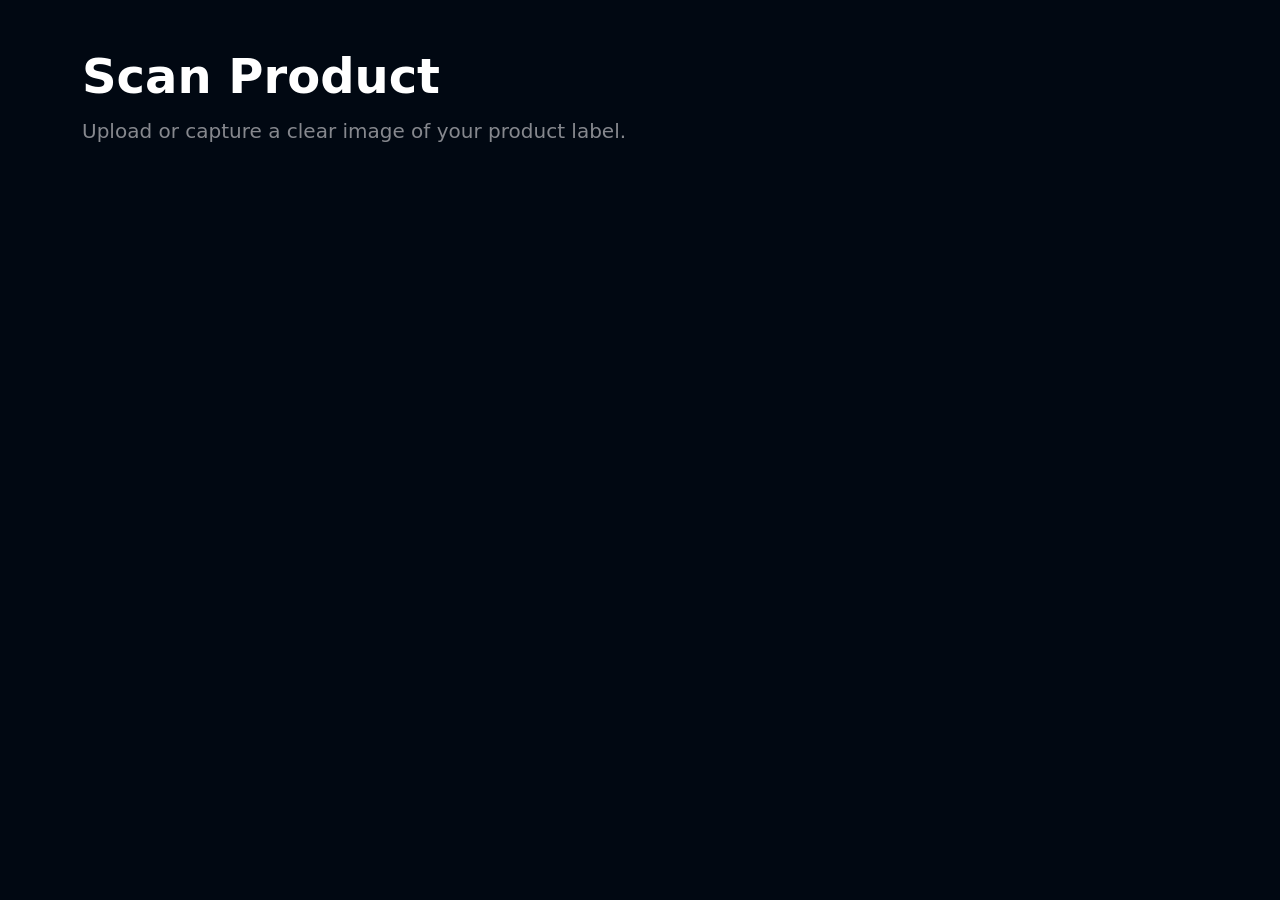
<file: test.html>
<!DOCTYPE html>
<html lang="en">
    <head>
        <meta charset="UTF-8">
        <meta name="viewport" content="width=, initial-scale=1.0">
        <title>Document</title>
        <link rel="stylesheet" href="./style.css">
        <link
            href="https://cdn.jsdelivr.net/npm/bootstrap@5.3.8/dist/css/bootstrap.min.css"
            rel="stylesheet"
            integrity="sha384-sRIl4kxILFvY47J16cr9ZwB07vP4J8+LH7qKQnuqkuIAvNWLzeN8tE5YBujZqJLB"
            crossorigin="anonymous"
        >
        <link rel="stylesheet" href="https://cdn.jsdelivr.net/npm/bootstrap-icons@1.13.1/font/bootstrap-icons.min.css">
    </head>
    <body class="body">
      
        <div class="container mt-5">

    <h1 class="page-title">
        Scan Product
    </h1>

    <p class="page-subtitle">
        Upload or capture a clear image of your product label.
    </p>

</div>
        <script src="https://cdn.jsdelivr.net/npm/bootstrap@5.3.8/dist/js/bootstrap.bundle.min.js" integrity="sha384-FKyoEForCGlyvwx9Hj09JcYn3nv7wiPVlz7YYwJrWVcXK/BmnVDxM+D2scQbITxI" crossorigin="anonymous"></script>
    </body>
</html>
</file>
<file: style2.css>
:root {
  --bg-main: #010812;
  --bg-section: #0d1225;
  --plain-card: #0d1321;
  --gradient-card: linear-gradient(#121524, #0a111b);
  /*home k last ka card section*/
  --navbar-bg: rgba(10, 15, 28, 0.9);
  /*Css me backdrop filter blur laga na isme..*/
  --bg-sidebar: #070d1b;
  /*Yeh almost same h as card */

  --accent-cyan: linear-gradient(45deg, #5f8f88, #4adab3);
  --accent-cyan-hover: linear-gradient(145deg, #b3e7e0, #64d6b9);
  --accent-purple: #7c3aed;

  --text-heading: #ffffff;
  /*whitee*/
  --text-content: #6c707c;
  --health-green: linear-gradient(45deg, #74a590, #2c6049);
  --health-average: linear-gradient(45deg, #f59e0b, #7e7347);
  --health-bad: linear-gradient(45deg, #954f59, #7a383f);
  --text-green: #7b9f8e;
  --text-yellow: #aea17e;
  --text-red: #974e50;
  --border-color: #2d3b4fcb;
  /*thorasa transparent h jaise ui m h*/
  --card-radius: 1rem --shadow: 0 10px 25px rgba(0, 0, 0, 0.35);
}

* {
  margin: 0;
  padding: 0;
  box-sizing: border-box;
}
html {
  scrollbar-width: none;
}

html::-webkit-scrollbar {
  display: none;
}

body {
  overflow-x: hidden;
}

.body {
  background: var(--bg-main);

  color: white;

  font-family: Inter, sans-serif;
}

/*======================

NAVBAR

======================*/

.custom-navbar {
  background: rgba(8, 15, 25, 0.35);
  backdrop-filter: blur(18px);
  border-bottom: 1px solid rgba(255, 255, 255, 0.08);
  padding: 0px 0;
  /* width: 100%; */
}
.custom-navbar .logo {
  width: 160px;
}

.nav-link {
  color: #cfd4e7 !important;
  margin: 0 18px;
  font-weight: 500;
  transition: 0.3s;
}

.nav-link:hover {
  color: #64d6b9 !important;
}

.btn-primary {
  background: var(--accent-cyan);
  transition: 0.3s ease;
  font-size: 1rem;
  font-weight: 600;
  padding: 0.8rem 2rem;
  border-radius: 0.6rem;
  color: white;
  border: none !important;
}

.btn-primary:hover {
  background: var(--accent-cyan-hover);
  transform: translateY(-2px);
  box-shadow: 0 10px 30px rgba(100, 214, 185, 0.35);
}

/*======================

HERO

======================*/

.hero {
  position: relative;
  overflow: hidden;
  min-height: 100vh;
  /* margin-top: 100px; */
}

.hero .container {
  position: relative;
}

.hero-title {
  font-size: 65px;
  line-height: 1.1;
  font-weight: 800;
  color: white;
}

.hero-title span {
  background: var(--accent-cyan);
  -webkit-background-clip: text;
  background-clip: text;
  -webkit-text-fill-color: transparent;
}

.hero-desc {
  color: #9aa4bc;
  margin-top: 25px;
  font-size: 18px;
  line-height: 1.8;
  max-width: 540px;
}

.hero-buttons {
  display: flex;
  gap: 20px;
  margin-top: 40px;
}

.btn-secondary {
  background: transparent;
  transition: 0.3s ease;
  font-size: 1rem;
  font-weight: 600;
  padding: 0.8rem 2rem;
  border-radius: 1.5rem;
  border: 2px solid var(--accent-purple);
  color: white;
}

.btn-secondary:hover {
  background: rgba(255, 255, 255, 0.146);
  transform: translateY(-2px);
  box-shadow: 0px 0px 30px rgba(100, 214, 185, 0.35);
}

.hero-badge {
  display: inline-flex;
  align-items: center;
  gap: 8px;
  background: rgba(255, 255, 255, 0.06);
  padding: 10px 18px;
  border-radius: 40px;
  color: #8cf2db;
  margin-bottom: 28px;
  border: 1px solid rgba(255, 255, 255, 0.08);
}

.users {
  color: #7d879f;
  margin-top: 50px;
}

.hero-image {
  position: relative;
}

.hero-image img {
  width: 120%;
  max-width: 680px;
  animation: float 3s ease-in-out infinite;
}

.glow {
  position: absolute;
  border-radius: 50%;
  filter: blur(120px);
}

.glow1 {
  width: 600px;
  height: 600px;
  background: #7c3aed;
  top: -250px;
  right: -100px;
  opacity: 0.35;
}

.glow2 {
  width: 450px;
  height: 450px;
  background: #38bdf8;
  right: 120px;
  top: 180px;
  opacity: 0.22;
}

.glow3 {
  width: 320px;
  height: 320px;
  background: #4ade80;
  left: 45%;
  bottom: -120px;
  opacity: 0.12;
}
/* .beverage-img {
  mix-blend-mode: multiply;
} */
.category-card {
  background: #071432fa;
  /* or var(--plain-card) */
  border: 1px solid rgba(255, 255, 255, 0.05);
  border-radius: 14px;
  display: flex;
  align-items: center;
  gap: 15px;
  padding: 16px 22px;
  background: var(--plain-card);
  border-radius: 16px;
  border: 1px solid rgba(255, 255, 255, 0.05);
}

.category-img {
  position: relative;
  width: 70px;
  height: 55px;
  display: flex;
  justify-content: center;
  align-items: center;
  object-fit: contain;
}

.category-img img {
  width: 50px;
  height: 100%;
  position: relative;
  z-index: 1;
  object-fit: contain;
}

.stats {
  background: transparent;
}

.stat-card {
  position: relative;
  padding: 1.5rem;
}

.stat-content {
  display: flex;
  align-items: end;
  justify-content: start;
  gap: 1rem;
  margin-left: 40px;
}

.icon {
  width: 60px;
  height: 60px;
  background: #071432fa;
  border: 1px solid rgba(255, 255, 255, 0.08);
  border-radius: 14px;

  display: flex;
  justify-content: center;
  align-items: center;

  flex-shrink: 0;
}

.icon i {
  color: #7ef7ff;
}

.stat-card h2 {
  margin: 0;
  font-weight: 700;
}

.stat-card small {
  color: #9ca3af;
}

/* ================= DESKTOP (4 columns) ================= */
.stat-card::after {
  content: "";
  position: absolute;
  top: 50%;
  right: 0;
  transform: translateY(-50%);
  width: 1px;
  height: 70%;
  background: rgba(255, 255, 255, 0.15);
}

.stat-card:last-child::after {
  display: none;
}

.page-title {
  color: var(--text-heading);
  font-size: 2.2rem;
  /* 35px */
  font-weight: 700;
  line-height: 1.2;
  margin-bottom: 0.5rem;
  margin-top: 3rem;
}

.page-subtitle {
  color: var(--text-content);
  font-size: 0.95rem;
  /* 15px */
  line-height: 1.7;
  margin-bottom: 2rem;
}

/* ---------------- FOOTER ---------------- */

.footer {
  background: var(--plain-card);

  border-top: 1px solid var(--border-color);
}

.footer-logo {
  color: white;
}

.footer h5 {
  color: white;
}

.footer-text {
  color: var(--text-content);
}

.footer a {
  color: var(--text-content);

  text-decoration: none;

  transition: 0.3s;
}

.footer a:hover {
  color: white;
}

.social-icons a {
  width: 42px;

  height: 42px;

  display: flex;

  justify-content: center;

  align-items: center;

  border-radius: 50%;

  background: var(--bg-section);
}

.social-icons a:hover {
  background: var(--accent-purple);
}

.footer-input {
  background: var(--bg-section);

  border: 1px solid var(--border-color);

  color: white;
}

.footer-input::placeholder {
  color: #8a92a5;
}

.footer-input:focus {
  background: var(--bg-section);

  color: white;

  border-color: var(--accent-purple);

  box-shadow: none;
}

.copyright {
  color: #8a92a5;
}

/* =====================================================
   BODY
===================================================== */

html,
body {
  margin: 0;
  padding: 0;

  width: 100%;
  min-height: 100%;

  background: #060b14;
  color: white;

  overflow-x: hidden;
}

/* =====================================================
   SIDEBAR
===================================================== */
.sidebar {
  background: #0d1321;
  min-height: 100vh;

  border-right: 1px solid rgba(255, 255, 255, 0.08);

  padding: 20px;

  position: fixed;

  top: 0;
  left: 0;

  width: 16.666667%;

  z-index: 1000;
}

.sidebar a,
.offcanvas a {
  display: block;

  color: #cfd4e7;

  text-decoration: none;

  padding: 12px 15px;

  margin-bottom: 10px;

  border-radius: 10px;

  transition: 0.3s;
}

.sidebar a:hover,
.offcanvas a:hover {
  background: rgba(100, 214, 185, 0.15);

  color: #64d6b9;
}

.logo {
  width: 150px;

  margin-bottom: 40px;
}

/* =====================================================
   MOBILE NAV
===================================================== */

.mobile-nav {
  background: #0d1321;

  padding: 15px;

  border-bottom: 1px solid rgba(255, 255, 255, 0.08);
}

.offcanvas {
  background: #0d1321;

  color: white;

  width: 260px;
}

.btn-close {
  filter: invert(1);
}

/* ==============================
   MAIN AREA
================================ */

.main-area {
  width: 83.333333%;

  margin-left: 16.666667%;

  min-width: 0;

  background: #060b14;
}

/* =====================================================
   ABOUT MAIN
===================================================== */

.about-main {
  width: 100%;

  overflow: hidden;
}

.about-page {
  width: 100%;

  padding: 0px 50px;
}

/* =====================================================
   HERO
===================================================== */

.about-hero {
  width: 100%;

  min-height: 480px;

  display: flex;

  align-items: center;
}

.about-text {
  max-width: 600px;
}

.about-label {
  color: #64d6b9;

  font-size: 14px;

  font-weight: 600;

  letter-spacing: 2px;
}

.about-title {
  font-size: clamp(40px, 5vw, 65px);

  font-weight: 700;

  line-height: 1.1;
}

.about-desc {
  color: #8995aa;

  font-size: 18px;

  line-height: 1.7;

  max-width: 550px;
}

/* =====================================================
   USERS
===================================================== */

.about-user-icon {
  width: 54px;
  height: 54px;

  flex-shrink: 0;

  border-radius: 14px;

  display: flex;

  justify-content: center;

  align-items: center;

  background: rgba(100, 214, 185, 0.1);

  color: #64d6b9;

  font-size: 20px;
}

.about-users h5 {
  color: white;

  font-size: 20px;

  font-weight: 700;
}

.about-users small {
  color: #8995aa;
}

/* =====================================================
   IMAGE
===================================================== */

.about-image {
  width: 100%;

  display: flex;

  justify-content: center;

  align-items: center;
}

.about-image img {
  width: 100%;

  max-width: 600px;

  height: auto;

  display: block;
}

/* =====================================================
   FEATURES
===================================================== */

.about-features {
  width: 100%;

  margin-top: 40px;
}

.about-feature {
  padding: 28px;

  background: #0d1321;

  border: 1px solid rgba(255, 255, 255, 0.08);

  border-radius: 16px;

  transition: 0.25s ease;
}

.about-feature:hover {
  transform: translateY(-5px);

  border-color: rgba(100, 214, 185, 0.35);

  box-shadow: 0 10px 30px rgba(0, 0, 0, 0.25);
}

.about-feature-icon {
  width: 50px;
  height: 50px;

  border-radius: 14px;

  display: flex;

  justify-content: center;

  align-items: center;

  margin-bottom: 20px;

  background: rgba(100, 214, 185, 0.08);

  color: #64d6b9;

  font-size: 20px;
}

.about-feature h5 {
  color: white;

  font-size: 20px;

  font-weight: 600;

  margin-bottom: 12px;
}

.about-feature p {
  color: #8995aa;

  font-size: 15px;

  line-height: 1.7;

  margin: 0;
}

/* ==============================
   TABLET
================================ */

@media (min-width: 768px) and (max-width: 991.98px) {
  .sidebar {
    width: 25%;
  }

  .main-area {
    width: 75%;
    margin-left: 25%;
  }
}

/* ==============================
   MOBILE
================================ */

@media (max-width: 767.98px) {
  .main-area {
    width: 100%;
    margin-left: 0;
  }
}

.circle {
  width: 40px;
  height: 40px;
  border-radius: 50%;
  display: flex;
  justify-content: center;
  align-items: center;
  color: white;
  font-weight: 600;
}

.line {
  width: 220px;
  height: 5px;
}

.one {
  background: var(--border-color);
}

.two {
  background: rgb(2, 88, 2);
}

.three {
  background: rgb(33, 73, 152);
}

.four {
  background: rgb(62, 0, 128);
}

.line1 {
  background: linear-gradient(to right, #2d3b4fcb, rgb(3, 105, 3));
}

.line2 {
  background: linear-gradient(to right, rgb(3, 105, 3), rgb(33, 73, 152));
}

.line3 {
  background: linear-gradient(to right, rgb(33, 73, 152), rgb(62, 0, 128));
}

.step-card {
  display: flex;
  flex-direction: column;
  align-items: center;
}

.card {
  width: 200px;
  height: 200px;
  border-radius: 20px;
  background: transparent;

  display: flex;
  flex-direction: column;
  justify-content: center;
  align-items: center;
  color: white;
  text-align: center;
}

.card i {
  font-size: 40px;
}

.card p {
  margin-top: 10px;
  font-size: 20px;
}

.card small {
  font-size: 17px;
}

/* Border colors */

.card-one {
  border: 1px solid #2d3b4fcb;
}

.card-two {
  border: 1px solid rgb(3, 105, 3);
}

.card-three {
  border: 1px solid rgb(33, 73, 152);
}

.card-four {
  border: 1px solid rgb(62, 0, 128);
}

.card-one i,
.card-one p {
  color: #2d3b4fcb;
}

.card-two i,
.card-two p {
  color: rgb(3, 105, 3);
}

.card-three i,
.card-three p {
  color: rgb(33, 73, 152);
}

.card-four i,
.card-four p {
  color: rgb(62, 0, 128);
}

/* ================================
   FEATURES SECTION
================================ */

.features-section {
  margin-top: 60px;
  padding-bottom: 60px;
}

/* Heading */

.features-section .page-title {
  font-size: 42px;
  font-weight: 700;
  line-height: 1.2;
  margin-bottom: 12px;
}

.features-subtitle {
  color: #8995aa;
  font-size: 16px;
  margin-bottom: 35px;
}

/* ================================
   FEATURES CONTAINER
================================ */

.features-container {
  width: 100%;
  max-width: 1100px;
  margin: 0 auto;

  display: grid;
  grid-template-columns: repeat(4, 1fr);
  gap: 18px;
}

/* ================================
   FEATURE CARD
================================ */

.need {
  min-height: 180px;
  padding: 25px;

  border: 1px solid rgba(255, 255, 255, 0.1);
  border-radius: 14px;

  background: rgba(13, 19, 33, 0.75);

  display: flex;
  flex-direction: column;
  justify-content: space-between;

  transition:
    transform 0.25s ease,
    border-color 0.25s ease,
    background-color 0.25s ease;
}

/* Hover */

.need:hover {
  transform: translateY(-5px);

  border-color: rgba(126, 247, 255, 0.35);

  background: rgba(17, 27, 46, 0.9);
}

/* ================================
   ICON
================================ */

.feature-icon {
  width: 42px;
  height: 42px;

  display: flex;
  align-items: center;
  justify-content: center;

  border-radius: 10px;

  background: rgba(126, 247, 255, 0.08);

  color: #7ef7ff;

  font-size: 19px;

  margin-bottom: 18px;
}

/* ================================
   TEXT
================================ */

.feature-content h4 {
  margin: 0 0 10px;

  color: #f1f5f9;

  font-size: 19px;
  font-weight: 600;
}

.feature-content p {
  margin: 0;

  color: #8995aa;

  font-size: 14px;
  line-height: 1.6;
}

/* ================================
   TABLET
================================ */

@media (max-width: 991.98px) {
  .features-section {
    margin-top: 50px;
  }

  .features-section .page-title {
    font-size: 36px;
  }

  .features-container {
    grid-template-columns: repeat(2, 1fr);
    max-width: 700px;
  }
}

/* ================================
   MOBILE
================================ */

@media (max-width: 575.98px) {
  .features-section {
    margin-top: 40px;
    padding: 0 15px 45px;
  }

  .features-section .page-title {
    font-size: 30px;
  }

  .features-subtitle {
    font-size: 14px;
    margin-bottom: 25px;
  }

  .features-container {
    grid-template-columns: 1fr;
    gap: 14px;
  }

  .need {
    min-height: 150px;
    padding: 20px;
  }
}
/* ---------------- TABLET ---------------- */

@media (max-width: 991px) {
  .line {
    width: 120px;
  }

  .card {
    width: 170px;
    height: 180px;
  }
}

/* ---------------- MOBILE ---------------- */

@media (max-width: 575px) {
  .cards-container {
    flex-direction: column;
    align-items: center !important;
    gap: 40px;
  }

  .card {
    width: 100%;
    max-width: 280px;
    height: 190px;
  }

  .step-card {
    width: 100%;
  }
}

@keyframes float {
  0% {
    transform: translateY(0);
  }

  50% {
    transform: translateY(-18px);
  }

  100% {
    transform: translateY(0);
  }
}

@media (max-width: 992px) {
  .hero {
    padding-top: 120px;
    text-align: center;
  }

  .hero-title {
    font-size: 46px;
  }

  .hero-desc {
    margin: auto;

    margin-top: 25px;
  }

  .hero-buttons {
    justify-content: center;
  }

  .hero-image img {
    width: 90%;

    margin-top: 60px;
  }

  .navbar-collapse {
    background: #0d1321;

    padding: 20px;

    border-radius: 20px;

    margin-top: 15px;
  }

  .nav-link {
    margin: 12px 0;

    text-align: center;
  }

  .scan-btn {
    width: 100%;

    margin-top: 15px;
  }
}

@media (max-width: 576px) {
  .hero-title {
    font-size: 36px;
  }

  .hero-desc {
    font-size: 16px;
  }

  .hero-buttons {
    flex-direction: column;
  }
}

/* ================= TABLET (2 × 2) ================= */
@media (min-width: 576px) and (max-width: 991.98px) {
  /* Show divider on all cards */
  .stat-card::after {
    display: block;
  }

  /* Remove divider from 2nd and 4th card (end of each row) */
  .stat-card:nth-child(1)::after,
  .stat-card:nth-child(2)::after,
  .stat-card:nth-child(3)::after,
  .stat-card:nth-child(4)::after {
    display: none;
  }

  /* Horizontal divider between first and second row */
  .stat-card {
    border-bottom: 1px solid rgba(255, 255, 255, 0.15);
  }

  .stat-card:nth-last-child(-n + 2) {
    border-bottom: none;
  }
}

/* ================= MOBILE (1 column) ================= */
@media (max-width: 575.98px) {
  /* No vertical divider */
  .stat-card::after {
    display: none;
  }

  /* Horizontal divider between cards */
  .stat-card {
    border-bottom: 1px solid rgba(255, 255, 255, 0.15);
  }

  .stat-card:last-child {
    border-bottom: none;
  }
}
/* =========================================================
   HOW IT WORKS
   ========================================================= */

.how-it-works-section {
  background: rgba(0, 0, 0, 0.08);
  min-height: 480px;
  overflow: hidden;
}

/* ================= TITLE ================= */

.how-it-works-section .page-title {
  font-size: 2.8rem;
  font-weight: 700;
  color: #ffffff;
  margin-top: 5px;
}

.how-it-works-section .page-subtitle {
  color: #707b8d;
  font-size: 1.1rem;
}

/* ================= WRAPPER ================= */

.steps-wrapper {
  width: 100%;
  max-width: 1100px;
  margin: 15px auto 0;
}

/* ================= STEP BAR ================= */

.step-bar {
  width: 100%;
  display: flex;
  align-items: center;
  justify-content: center;
  margin-bottom: 10px;
}

/* ================= NUMBER CIRCLE ================= */

.circle {
  width: 50px;
  height: 50px;

  min-width: 50px;
  min-height: 50px;

  border-radius: 50%;

  display: flex;
  justify-content: center;
  align-items: center;

  color: #ffffff;
  font-weight: 600;
  font-size: 1rem;

  position: relative;
  z-index: 2;
}

/* ================= STEP COLORS ================= */

.one {
  background: #2d3b4f;
}

.two {
  background: rgb(0, 125, 0);
}

.three {
  background: rgb(38, 87, 180);
}

.four {
  background: rgb(88, 0, 180);
}

/* ================= CONNECTING LINES ================= */

.line {
  height: 4px;
  flex: 1;
  max-width: 250px;
  min-width: 40px;
}

/* Green gradient */

.line1 {
  background: linear-gradient(to right, #2d3b4f, rgb(0, 125, 0));
}

/* Blue gradient */

.line2 {
  background: linear-gradient(to right, rgb(0, 125, 0), rgb(38, 87, 180));
}

/* Purple gradient */

.line3 {
  background: linear-gradient(to right, rgb(38, 87, 180), rgb(88, 0, 180));
}

/* ================= CARDS CONTAINER ================= */

.cards-container {
  width: 100%;

  display: grid;

  grid-template-columns: repeat(4, minmax(0, 1fr));

  gap: 35px;

  justify-content: center;
}

/* ================= STEP CARD ================= */

.step-card {
  width: 100%;

  display: flex;
  flex-direction: column;
  align-items: center;
}

/* ================= CARD ================= */

.card {
  width: 100%;
  max-width: 220px;
  height: 220px;

  border-radius: 20px;

  background: rgba(5, 13, 24, 0.45);

  display: flex;
  flex-direction: column;
  justify-content: center;
  align-items: center;

  color: white;
  text-align: center;
  padding-left: 10px;
  padding-right: 10px;

  transition:
    transform 0.25s ease,
    background 0.25s ease,
    box-shadow 0.25s ease;
}

/* ================= ICON CIRCLE ================= */

.icon-box {
  width: 70px;
  height: 70px;

  border-radius: 50%;

  display: flex;
  justify-content: center;
  align-items: center;

  margin-bottom: 10px;
}

/* Icon */

.card i {
  font-size: 34px;
}

/* ================= CARD TITLE ================= */

.card p {
  margin: 4px 0 8px;

  font-size: 1.25rem;
  font-weight: 500;
}

/* ================= CARD DESCRIPTION ================= */

.card small {
  font-size: 0.95rem;

  line-height: 1.55;

  color: #a4adba;

  font-weight: 400;
}

/* =========================================================
   INDIVIDUAL CARD COLORS
   ========================================================= */

/* ---------- CARD 1 ---------- */

.card-one {
  border: 1px solid rgba(45, 59, 79, 0.9);
}

.card-one .icon-box {
  background: rgba(45, 59, 79, 0.35);
}

.card-one i,
.card-one p {
  color: #9aa7b8;
}

/* ---------- CARD 2 ---------- */

.card-two {
  border: 1px solid rgba(0, 125, 0, 0.9);
}

.card-two .icon-box {
  background: rgba(0, 125, 0, 0.16);
}

.card-two i,
.card-two p {
  color: rgb(0, 180, 0);
}

/* ---------- CARD 3 ---------- */

.card-three {
  border: 1px solid rgba(38, 87, 180, 0.9);
}

.card-three .icon-box {
  background: rgba(38, 87, 180, 0.16);
}

.card-three i,
.card-three p {
  color: rgb(70, 125, 230);
}

/* ---------- CARD 4 ---------- */

.card-four {
  border: 1px solid rgba(88, 0, 180, 0.9);
}

.card-four .icon-box {
  background: rgba(88, 0, 180, 0.18);
}

.card-four i,
.card-four p {
  color: rgb(145, 55, 235);
}

/* ================= CARD HOVER ================= */

.card:hover {
  transform: translateY(-5px);

  background: rgba(8, 18, 32, 0.7);
}

/* ================= MOBILE CIRCLE ================= */

.mobile-circle {
  margin-bottom: 12px;
}

/* =========================================================
   TABLET
   ========================================================= */

@media (max-width: 991px) {
  .steps-wrapper {
    max-width: 750px;
  }

  .cards-container {
    grid-template-columns: repeat(2, minmax(0, 1fr));

    gap: 30px;
  }

  .step-bar {
    display: none !important;
  }

  .mobile-circle {
    display: flex !important;
  }

  .card {
    max-width: 240px;
    padding-top: 5px;
    padding-bottom: 5px;
  }
}

/* =========================================================
   MOBILE
   ========================================================= */

@media (max-width: 575px) {
  .how-it-works-section {
    padding: 25px 15px !important;

    margin-top: 25px !important;

    border-radius: 20px !important;
  }

  .how-it-works-section .page-title {
    font-size: 2rem;
  }

  .how-it-works-section .page-subtitle {
    font-size: 0.95rem;
  }

  .steps-wrapper {
    margin-top: 20px;
  }

  .cards-container {
    grid-template-columns: 1fr;

    gap: 28px;
  }

  .step-card {
    width: 100%;
  }

  .card {
    width: min(100%, 280px);
    height: 210px;
  }

  .icon-box {
    width: 65px;
    height: 65px;
  }

  .card i {
    font-size: 30px;
  }

  .card p {
    font-size: 1.2rem;
  }

  .card small {
    font-size: 0.9rem;
  }

  /* Don't force line breaks on tiny screens */
  .desktop-break {
    display: none;
  }
}

/* =========================================================
   VERY SMALL PHONES
   ========================================================= */

@media (max-width: 360px) {
  .how-it-works-section .page-title {
    font-size: 1.7rem;
  }

  .card {
    max-width: 250px;
    height: 200px;
    padding: 10px;
  }

  .circle {
    width: 44px;
    height: 44px;

    min-width: 44px;
    min-height: 44px;
  }
}

/* =========================================================
   HOW IT WORKS - BENEFIT
   ========================================================= */

.how-benefits {
  width: 100%;
  max-width: 1000px;

  margin: 30px auto 0;

  padding: 22px 25px;

  display: grid;
  grid-template-columns: repeat(3, 1fr);

  align-items: center;

  background: rgba(5, 13, 24, 0.45);

  border: 1px solid rgba(255, 255, 255, 0.1);

  border-radius: 18px;

  box-sizing: border-box;
}

/* =========================================================
   INDIVIDUAL BENEFIT
   ========================================================= */

.how-benefit-item {
  min-width: 0;

  display: flex;
  align-items: center;
  justify-content: center;

  gap: 15px;

  padding: 8px 25px;

  position: relative;
}

/* =========================================================
   ICON
   ========================================================= */

.how-benefit-icon {
  width: 55px;
  height: 55px;

  min-width: 55px;

  border-radius: 50%;

  display: flex;
  justify-content: center;
  align-items: center;

  font-size: 22px;

  flex-shrink: 0;
}

/* Secure */

.secure-icon {
  color: #21d6c3;

  background: rgba(33, 214, 195, 0.1);

  border: 1px solid rgba(33, 214, 195, 0.15);
}

/* AI */

.ai-icon {
  color: #4d9cff;

  background: rgba(77, 156, 255, 0.1);

  border: 1px solid rgba(77, 156, 255, 0.15);
}

/* Health */

.health-icon {
  color: #9b42ff;

  background: rgba(155, 66, 255, 0.1);

  border: 1px solid rgba(155, 66, 255, 0.15);
}

/* =========================================================
   TEXT
   ========================================================= */

.how-benefit-text {
  min-width: 0;
}

.how-benefit-text h2 {
  margin: 0 0 5px;

  color: #ffffff;

  font-size: 1.05rem;

  font-weight: 600;

  white-space: nowrap;
}

.how-benefit-text small {
  display: block;

  color: #9ca7b6;

  font-size: 0.85rem;

  line-height: 1.45;
}

/* =========================================================
   MOBILE
   ========================================================= */

@media (max-width: 991px) {
  .how-benefits {
    grid-template-columns: 1fr;

    width: 100%;

    margin-top: 25px;

    padding: 15px;

    gap: 0;

    border-radius: 16px;
  }

  .how-benefit-item {
    width: 100%;

    justify-content: flex-start;

    padding: 18px 10px;

    gap: 15px;
  }

  .how-benefit-item::after {
    display: none !important;
  }

  /* Reset tablet spanning */

  .how-benefit-item:nth-child(3) {
    grid-column: auto;

    margin-top: 0;
  }

  .how-benefit-icon {
    width: 50px;
    height: 50px;

    min-width: 50px;

    font-size: 20px;
  }

  .how-benefit-text h2 {
    font-size: 1rem;

    white-space: normal;
  }

  .how-benefit-text small {
    font-size: 0.82rem;
  }
}
/* My shelf */

.shelf-header {
  display: flex;
  align-items: center;
  justify-content: space-between;

  gap: 30px;
}

.shelf-header .page-subtitle {
  margin: 0;
  white-space: nowrap;
}

.shelf-search {
  width: 300px;
  flex-shrink: 0;
}

.shelf-filter {
  padding: 8px 18px;
  display: flex;
  flex-direction: column;
  gap: 12px;
  margin-top: 25px;
  flex-wrap: wrap;
  border: 1px solid rgba(255, 255, 255, 0.15);
  border-radius: 20px;
  background: transparent;
  color: #9ca3af;

  font-size: 14px;

  transition: 0.2s;
}

.shelf-filter:hover {
  border-color: #6c8bf4;
  color: #abacfe;
}

/* Selected button */

.shelf-filter.active {
  background: rgba(126, 247, 255, 0.1);
  border-color: #6c8bf4;
  color: #abacfe;
}

/* ================= PRODUCTS ================= */




/* ================= PRODUCT ROW ================= */

.shelf-product {
  display: flex;
  align-items: center;

  gap: 20px;

  padding: 18px 20px;

  border: 1px solid rgba(255, 255, 255, 0.1);

  border-radius: 16px;

  background: rgba(7, 20, 50, 0.25);
}

/* ================= PRODUCT IMAGE ================= */

.product-image {
  height: 150px;
  padding-top: 5px;

  flex-shrink: 0;

  border-radius: 12px;

  overflow: hidden;

  background: #071432;
}

.product-image img {
  width: 100%;
  height: 100%;

  object-fit: cover;

  display: block;
}

/* ================= PRODUCT INFORMATION ================= */

.product-info {
  flex: 1;
  min-width: 0;
}

.product-info h3 {
  margin: 0 0 5px;

  color: white;

  font-size: 18px;
}

.product-category {
  margin: 0 0 3px;

  color: #7ef7ff;

  font-size: 14px;
}

.product-info small {
  color: #7f8a9b;

  font-size: 13px;
}

/* =========================================================
   SCORE CIRCLE
   ========================================================= */

.product-score {
  --score: 50%;

  width: 70px;
  height: 70px;

  flex-shrink: 0;

  border-radius: 50%;

  display: flex;

  justify-content: center;
  align-items: center;

  background: conic-gradient(
    currentColor var(--score),
    rgba(255, 255, 255, 0.08) var(--score)
  );
}

/* Inner dark circle */

.score-inner {
  width: 58px;
  height: 58px;

  border-radius: 50%;

  background: #050d18;

  display: flex;

  flex-direction: column;

  justify-content: center;
  align-items: center;

  text-align: center;
}

.score-inner strong {
  font-size: 17px;

  line-height: 1;
}

.score-inner span {
  margin-top: 4px;

  font-size: 10px;
}

/* ================= SCORE COLORS ================= */

.good-score {
  color: #42d392;
}

.average-score {
  color: #eab308;
}

.bad-score {
  color: #ef4444;
}

/* ================= VIEW REPORT ================= */

.view-report {
  padding: 9px 14px;

  border: 1px solid rgba(126, 247, 255, 0.25);

  border-radius: 8px;

  background: transparent;

  color: #7ef7ff;

  white-space: nowrap;

  transition: 0.2s;
}

.view-report:hover {
  background: rgba(126, 247, 255, 0.08);
}

/* ================= DELETE ================= */

.delete-product {
  border: none;

  background: transparent;

  color: #6b7280;

  font-size: 16px;

  transition: 0.2s;
}

.delete-product:hover {
  color: #ef4444;
}

/* ================= TABLET ================= */

@media (max-width: 767px) {
  .shelf-product {
    flex-wrap: wrap;

    gap: 15px;
  }

  .product-info {
    flex: 1;
  }

  .product-score {
    width: 65px;
    height: 65px;
  }

  .score-inner {
    width: 53px;
    height: 53px;
  }

  .view-report {
    width: 100%;
  }
}

/* ================= MOBILE ================= */

@media (max-width: 575px) {
  .shelf-product {
    padding: 15px;
   
  display: flex;
  flex-direction: column;
  gap: 15px;
  margin-top: 30px;

  }

  .product-image {
    width: 100%;
    height: 50%px;
  }

  .product-info h3 {
    font-size: 16px;
  }

  .product-category {
    font-size: 13px;
  }

  .product-info small {
    font-size: 12px;
  }
}

@media (max-width: 768px) {
  .shelf-header {
    flex-direction: column;
    align-items: stretch;
    gap: 15px;
  }

  .shelf-header .page-subtitle {
    white-space: normal;
  }

  .shelf-search {
    width: 100%;
  }
}
</file>
<file: style.css>
:root {
  --bg-main: #010812;
  --bg-section: #0d1225;
  --plain-card: #0d1321;
  --gradient-card: linear-gradient(#121524, #0a111b);
  /*home k last ka card section*/
  --navbar-bg: rgba(10, 15, 28, 0.9);
  /*Css me backdrop filter blur laga na isme..*/
  --bg-sidebar: #070d1b;
  /*Yeh almost same h as card */

  --accent-cyan: linear-gradient(145deg, #5f8f88, #4adab3);
  --accent-cyan-hover: linear-gradient(45deg, #5f8f88, #4adab3);
  --accent-purple: #7c3aed;

  --text-heading: #ffffff;
  /*whitee*/
  --text-content: #86888e;
  --health-green: linear-gradient(45deg, #74a590, #2c6049);
  --health-average: linear-gradient(45deg, #f59e0b, #7e7347);
  --health-bad: linear-gradient(45deg, #954f59, #7a383f);
  --text-green: #7b9f8e;
  --text-yellow: #aea17e;
  --text-red: #974e50;
  --border-color: #2d3b4fcb;
  /*thorasa transparent h jaise ui m h*/
  --card-radius: 1rem ;
  --shadow: 0 10px 25px rgba(0, 0, 0, 0.35);
}
* {
  margin: 0;
  padding: 0;
  /* overflow-x: hidden; */
}
html {
    scrollbar-width: none;
}

html::-webkit-scrollbar {
    display: none;
}

body {
    overflow-x: hidden;
}
.btn-primary {
  background: var(--accent-cyan);
  transition: 0.3s ease;
  font-size: 1rem;
  font-weight: 600;
  padding: 0.8rem 2rem;
  border-radius: 1.25rem;
  border: none !important;
  color: white;
}

.btn-primary:hover {
  background: var(--accent-cyan-hover);
  transform: translateY(-2px);

  box-shadow: 0 10px 30px rgba(100, 214, 185, 0.35);
}

.btn-secondary {
  background: transparent;
  transition: 0.3s ease;
  font-size: 1rem;
  font-weight: 600;
  padding: 0.8rem 2rem;
  border-radius: 1.5rem;
  border: 2px solid var(--accent-purple);
  color: white;
}

.btn-tertiary {
  background: transparent;
  transition: 0.3s ease;
  font-size: 1rem;
  font-weight: 600;
  padding: 0.8rem 2rem;
  border-radius: 1.5rem;
  border: 2px solid var(--border-color);
}

.body {
  background: var(--bg-main);
}

.btn-secondary:hover {
  background: rgba(255, 255, 255, 0.146);
  transform: translateY(-2px);
  box-shadow: 0px 0px 30px rgba(100, 214, 185, 0.35);
}

.page-title {
  color: var(--text-heading);
  font-size: 03rem;
  /* 35px */
  font-weight: 700;
  line-height: 1.2;
  margin-bottom: 0.5rem;
}

.page-subtitle {
  color: var(--text-content);
  font-size: 1.25rem;
  /* 15px */
  line-height: 1.7;
  margin-bottom: 3rem;
}

.card-title {
  color: white;
  font-size: 1.15rem;
  /* 18px */
  font-weight: 600;
  margin-bottom: 1rem;
}

.card-subtitle {
  /* description */
  color: var(--text-content);
  font-size: 0.85rem;
  line-height: 1.6;
}
/* sidebar  */

/* Sidebar */
.sidebar {
  background: #0d1321;
  min-height: 100vh;
  border-right: 1px solid rgba(255, 255, 255, 0.08);
  padding: 20px;
  position: sticky;
  top: 0;
  height: 100vh;
  /* padding-top: 100px; */
}

.sidebar a,
.offcanvas a {
  display: block;
  color: #cfd4e7;
  text-decoration: none;
  padding: 12px 15px;
  margin-bottom: 10px;
  border-radius: 10px;
  transition: 0.3s;
}

.sidebar a:hover,
.offcanvas a:hover {
  background: rgba(100, 214, 185, 0.15);
  color: #64d6b9;
}

.logo {
  width: 150px;
  margin-bottom: 40px;
}

.content {
  padding-top: 40px;
}

.mobile-nav {
  background: #0d1321;
  padding: 15px;
  border-bottom: 1px solid rgba(255, 255, 255, 0.08);
}

.offcanvas {
  background: #0d1321;
  color: white;
  width: 260px;
}

.btn-close {
  filter: invert(1);
}
/* offcanvas  */
header {
  margin: 0px 0px 0px 20px;
  background-color: #000000;
}

.offcanvas-body {
  background-color: #1c1c1c;
}

.offcanvas-header {
  background-color: #1c1c1c;
}

.offcanvas-body button {
  border: none;
  background: transparent;
  padding: 12px;
  border-radius: 8px;
  font-size: 20px;
  transition: background-color 0.5s ease;
}

.offcanvas-body button:hover {
  background-color: #02512855;
}

.sidebar1 {
  position: fixed;
  width: 260px;
  background-color: var(--bg-main);
  /* height: 100vh; */
}
.sidebar1 button {
  border: none;
  background: transparent;
  padding: 12px;
  border-radius: 8px;
  font-size: 15px;
  transition: background-color 0.5s ease;
  height: 50px;
}

.sidebar1 button:hover {
  background-color: #01823f83;
  border-radius: 10px 0px 0px 10px;
}
/* processing page */
.processing-page {
  position: relative;

  background:
    radial-gradient(
      circle at 20% 40%,
      rgba(76, 120, 255, 0.15),
      transparent 30%
    ),
    radial-gradient(
      circle at 80% 60%,
      rgba(102, 255, 255, 0.08),
      transparent 30%
    ),
    #010812;
}

.processing-page::before {
  content: "";
  position: absolute;
  width: 350px;
  height: 350px;
  background: #4f46e533;
  filter: blur(120px);
  top: 25%;
  left: 8%;
  border-radius: 50%;
}

.processing-page::after {
  content: "";
  position: absolute;
  width: 350px;
  height: 350px;
  background: #64d6b91f;
  filter: blur(120px);
  bottom: 15%;
  right: 5%;
  border-radius: 50%;
}

.progress-wrapper {
  width: 260px;
  height: 260px;
  position: relative;
  /* absolute inner box */
  flex-shrink: 0;
  filter: drop-shadow(0 0 35px rgba(100, 214, 185, 0.18));
}

.progress-ring {
  width: 100%;
  height: 100%;
  border-radius: 50%;
  background: conic-gradient(
    #7ee8d7 0deg 255deg,
    #8b5cf6 255deg 315deg,
    rgba(255, 255, 255, 0.05) 315deg 360deg
  );
  animation: rotateRing 1s linear 10;
  /* animation-delay: 1s; */
}

.progress-ring.completed {
  background: #8b5cf6 !important;
}

.progress-inner {
  position: absolute;
  /* Inset for thickness of the ring (10px padding jaisa) */
  inset: 10px;
  border-radius: 50%;
  background: var(--bg-main, #010812);
  box-shadow: inset 0 0 25px rgba(0, 0, 0, 0.6);
  z-index: 2;
}

.progress-inner h1 {
  font-size: 4rem;
}

.progress-inner small {
  font-size: 1rem;
}

/* Fixed: Added missing 's' */
@keyframes rotateRing {
  0% {
    transform: rotate(0deg);
  }

  100% {
    transform: rotate(360deg);
  }
}

.progress-inner h1 {
  font-size: 4rem;
}

.progress-inner small {
  font-size: 1rem;
}

.status-card {
  background: var(--plain-card);
  border: 1px solid var(--border-color) !important;
  max-width: 900px;
  margin: auto;
  padding: 30px;
}

.processing-dot {
  color: #8b5cf6;
  animation: pulse 1.2s infinite;
}

.processing-text {
  color: #8b5cf6;
  font-size: 0.9rem;
}

@keyframes pulse {
  0% {
    opacity: 0.3;
  }

  50% {
    opacity: 1;
  }

  100% {
    opacity: 0.3;
  }
}

/* footer */
.footer {
  background: var(--plain-card);
  border-top: 2px solid var(--border-color);
  border-radius: var(--card-radius);
  /* position: sticky;
  bottom: 0; */
  position: relative;
  bottom: 0;
}

.footer-logo {
  color: var(--text-heading);
}

.footer h5 {
  color: var(--text-heading);
  font-size: 18px;
  font-weight: 600;
}

.footer-text {
  color: var(--text-content);
  font-size: 14px;
  line-height: 1.8;
}

.footer a {
  text-decoration: none;
  color: var(--text-content);
  transition: 0.3s;
}

.footer a:hover {
  color: var(--text-heading);
}

.social-icons a {
  width: 40px;
  height: 40px;
  display: flex;
  justify-content: center;
  align-items: center;
  border-radius: 50%;
  background: var(--bg-section);
}

.social-icons a:hover {
  background: var(--accent-purple);
}

.footer-input {
  background: var(--bg-section);
  border: 1px solid var(--border-color);
  color: var(--text-heading);
}

.footer-input::placeholder {
  color: var(--text-content);
}

.footer-input:focus {
  background: var(--bg-section);
  color: var(--text-heading);
  border-color: var(--accent-purple);
  box-shadow: none;
}

.copyright {
  color: var(--text-content);
  font-size: 14px;
}

/* scan page */

.scan-page {
  /* min-height:100vh; */
  background:
    radial-gradient(
      circle at 20% 30%,
      rgba(76, 120, 255, 0.12),
      transparent 30%
    ),
    radial-gradient(
      circle at 80% 70%,
      rgba(100, 214, 185, 0.08),
      transparent 35%
    ),
    var(--bg-main);
}

.scan-upload-card {
  transition: 0.3s;

  background-color: var(--plain-card) !important;
  border: 1px solid var(--border-color) !important;
  border-radius: 1.5rem;
}

.scan-upload-card .card-body {
  background: var(--plain-card);
  border-radius: 1.5rem;
  border: 4px dashed var(--border-color);
  color: white;
}

.scan-upload-card:hover {
  transform: translateY(-5px);

  box-shadow: 0 0 40px rgba(100, 214, 185, 0.08);
}

.scan-upload-icon {
  font-size: 4rem;

  color: #64d6b9;
}
.scan-tip-card {
  background: var(--plain-card);
  border: 1px solid var(--border-color);
  border-radius: 1rem;
  transition: 0.3s ease;
}

.scan-tip-card:hover {
  transform: translateY(-4px);
  border-color: #7ee8d7;
  box-shadow: 0 0 25px rgba(126, 232, 215, 0.12);
}

.scan-tip-icon {
  width: 52px;
  height: 52px;
  border-radius: 12px;
  display: flex;
  justify-content: center;
  align-items: center;
  background: rgba(126, 232, 215, 0.08);
  color: #7ee8d7;
  font-size: 1.3rem;
  flex-shrink: 0;
}

.scan-preview-card {
  background-color: var(--plain-card) !important;
  border: 1px solid var(--border-color) !important;
  border-radius: 1.5rem;
}

.scan-preview-card .card-body {
  background: var(--plain-card);
  border-radius: 1.5rem;
  border: 4px dashed var(--border-color);
  color: white;
}

.scan-preview-card img {
  height: 220px;

  object-fit: contain;

  border-radius: 1rem;

  background: rgba(255, 255, 255, 0.03);

  padding: 15px;
}
/* report */
.report-header-card {
  background: var(--gradient-card);
  border: 1px solid var(--border-color) !important;
  border-radius: 20px;
  padding: 2rem;
}
.product-image {
  width: 120px;
  height: 150px;
  background: var(--bg-section);
  border: 1px solid var(--border-color);
  border-radius: 16px;
  display: flex;
  justify-content: center;
  align-items: center;
  overflow: hidden;
}

.product-image img {
  width: 100%;
  height: 100%;
  object-fit: cover;
}
/* .report-product-img {
  width: 100px;
  height: 140px;

  object-fit: contain;

  border-radius: 12px;
} */
.product-info h2 {
  font-size: 2.4rem;
  font-weight: 700;
  color: white;
}

.product-info h3 {
  font-size: 1.9rem;
  color: #d7d7d7;
  margin-bottom: 0.8rem;
}

.product-info p {
  color: var(--text-content);
}

.report-subheading {
  color: #d8d8d8;
}

.report-chip {
  display: inline-flex;
  align-items: center;
  gap: 6px;
  background: #1a2338;
  border-radius: 20px;
  padding: 8px 16px;
  font-size: 0.9rem;
  padding: 8px 14px;
  color: #d6d6d6;
}

.report-back {
  color: var(--text-content);
}

.report-back:hover {
  color: white;
}

.health-circle {
  width: 180px;
  height: 180px;
  border-radius: 50%;
  background: conic-gradient(
    #67e4d0 0deg 300deg,
    #7c3aed 300deg 306deg,
    #1d2235 306deg 360deg
  );

  display: flex;
  justify-content: center;
  align-items: center;
}
.inner-circle {
  width: 150px;
  height: 150px;
  border-radius: 50%;
  background: #101523;

  display: flex;
  justify-content: center;
  align-items: center;
}

.score {
  color: white;
  font-size: 4rem;
  font-weight: 700;
}
.nutrition-card,
.card-body {
  background: var(--plain-card);
  border: 1px solid var(--border-color) !important;
  /* border-radius:20px; */
}
.nutrition-box {
  background: #151b2d;
  border: 1px solid var(--border-color) !important;
  transition: 0.3s;
}

.nutrition-highlight {
  background: linear-gradient(180deg, #2a2418, #1d1f27);
  border: 1px solid var(--border-color) !important;
  box-shadow: 0 0 15px rgba(255, 184, 77, 0.08);
}
.nutrition-box .nutrition-highlight:hover {
  transform: translateY(-3px);
  box-shadow: 0 0 25px var(--border-color);
}

.nutrition-highlight h3 {
  color: #ffb84d;
}

.nutrition-highlight small {
  color: #d2b27c;
}

.nutrition-box:hover {
  transform: translateY(-3px);
  /* border-color:#4adab3!important; */
}
.report-card {
  background: #141a2c !important;
  border-radius: 20px;
}

.health-card {
  transition: 0.3s;
}

.health-card:hover {
  transform: translateY(-3px);
}
.health-green {
  background: rgba(54, 125, 92, 0.18);
  border: 1px solid rgba(81, 191, 130, 0.18);
  color: var(--text-green);
}
.health-yellow {
  background: rgba(173, 123, 37, 0.18);
  border: 1px solid rgba(255, 188, 59, 0.18);
  color: #f4c96a;
}
.health-red {
  background: rgba(133, 53, 53, 0.18);
  border: 1px solid rgba(255, 93, 93, 0.18);
  color: #ff7a7a;
}
.suitable-icon {
  font-size: 1.3rem;
  color: #8b5cf6;
}

.suitable-icon:hover {
  color: #67e4d0;
  transition: 0.3s;
}
.report-card {
  background: var(--plain-card);
  border: 1px solid var(--border-color) !important;
  border-radius: 18px;
}

.ai-icon {
  width: 42px;
  height: 42px;
  border-radius: 50%;
  background: linear-gradient(135deg, #7c3aed, #a855f7);
  color: #fff;
  display: flex;
  align-items: center;
  justify-content: center;
  font-weight: 700;
  font-size: 14px;
}
.table-responsive {
    overflow-x: auto;
    -webkit-overflow-scrolling: touch;
}

.ingredient-header,
.ingredient-row {
    min-width: 700px;
}

.ingredient-header {
  border-bottom: 1px solid var(--border-color);
}

.ingredient-row {
  border-bottom: 1px solid rgba(255, 255, 255, 0.05);
  transition: 0.3s;
}

.ingredient-row:last-child {
  border-bottom: none;
}

.ingredient-row:hover {
  background: rgba(255, 255, 255, 0.03);
  border-radius: 12px;
}
/* =========================================
   NUTRITIONAL BREAKDOWN
========================================= */

.nutrition-breakdown-card {
    background: var(--plain-card);
    border: 1px solid var(--border-color) !important;
    border-radius: 1rem;
    color: var(--text-heading);
}

.nutrition-chart-box {
    background: #0b1220;
    border: 1px solid rgba(45, 59, 79, 0.7);
    border-radius: 0.85rem;
    padding: 1rem;
}


/* =========================================
   MACRONUTRIENT CHART
========================================= */

.macro-chart {
    width: 150px;
    height: 150px;
    margin: auto;
}

.macro-chart canvas {
    width: 100% !important;
    height: 100% !important;
}


/* =========================================
   MACRONUTRIENT LEGEND
========================================= */

.macro-legend {
    display: flex;
    flex-direction: column;
    gap: 0.75rem;
}

.legend-item {
    display: grid;
    grid-template-columns: 10px 1fr auto;
    align-items: center;
    gap: 0.55rem;

    color: var(--text-content);
    font-size: 0.8rem;
}

.legend-item strong {
    color: var(--text-heading);
    font-weight: 600;
}

.legend-dot {
    width: 8px;
    height: 8px;
    border-radius: 50%;
}


/* Chart legend colors */

.legend-dot.carbs {
    background: #6c63d9;
}

.legend-dot.protein {
    background: #4adab3;
}

.legend-dot.fat {
    background: #f5c04a;
}

.legend-dot.others {
    background: #e56b72;
}


/* =========================================
   NUTRIENT LEVELS
========================================= */

.nutrient-row {
    display: flex;
    align-items: center;
    gap: 0.75rem;
    margin-bottom: 1rem;
}

.nutrient-label {
    width: 55px;
    flex-shrink: 0;

    color: var(--text-content);
    font-size: 0.75rem;
}

.nutrient-track {
    flex: 1;
    height: 7px;

    background: #1d2638;
    border-radius: 20px;
    overflow: hidden;
}

.nutrient-bar {
    height: 100%;
    border-radius: 20px;
}

.table-responsive::-webkit-scrollbar {
    display: none;
}
/* Individual levels */

.fiber-bar {
    width: 92%;
    background: var(--accent-cyan);
}

.protein-bar {
    width: 25%;
    background: var(--accent-cyan);
}

.sugar-bar {
    width: 30%;
    background: var(--health-average);
}

.sodium-bar {
    width: 65%;
    background: var(--health-bad);
}

.fat-bar {
    width: 20%;
    background: #596579;
}


/* =========================================
   LEVEL SCALE
========================================= */

.nutrient-scale {
    display: flex;
    justify-content: space-between;

    margin-left: 55px;
    padding-top: 0.15rem;

    color: #626b7c;
    font-size: 0.65rem;
}
/* ===== REPORT PAGE POLISH ===== */

/* Floating animation - product image aur score circle */
@keyframes float {
  0%, 100% { transform: translateY(0px); }
  50% { transform: translateY(-12px); }
}

.health-circle {
  animation: float 3.5s ease-in-out infinite;
}

/* Score circle ke peeche soft glow */
.health-circle {
  box-shadow: 0 0 60px rgba(103, 228, 208, 0.25);
}

/* Header card ke peeche decorative glow blobs */
.report-header-card {
  position: relative;
  overflow: hidden;
}
.report-header-card::before {
  content: "";
  position: absolute;
  top: -120px;
  right: -80px;
  width: 320px;
  height: 320px;
  background: radial-gradient(circle, rgba(124,58,237,0.22), transparent 70%);
  border-radius: 50%;
  pointer-events: none;
  z-index: 0;
}
.report-header-card::after {
  content: "";
  position: absolute;
  bottom: -100px;
  left: -60px;
  width: 260px;
  height: 260px;
  background: radial-gradient(circle, rgba(103,228,208,0.15), transparent 70%);
  border-radius: 50%;
  pointer-events: none;
  z-index: 0;
}
.report-header-card > * {
  position: relative;
  z-index: 1;
}

/* Cards ke beech extra breathing space */
.report-card, .nutrition-card, .nutrition-breakdown-card {
  margin-bottom: 0.5rem;
}

/* Subtle hover lift on all cards */
.report-card, .nutrition-card, .nutrition-breakdown-card {
  transition: transform 0.25s ease, box-shadow 0.25s ease;
}
.report-card:hover, .nutrition-card:hover, .nutrition-breakdown-card:hover {
  transform: translateY(-3px);
  box-shadow: 0 8px 30px rgba(0,0,0,0.35);
}

/* AI icon ko zyada premium banao */
.ai-icon {
  background: linear-gradient(135deg, #7c3aed, #4adab3);
  box-shadow: 0 0 20px rgba(124,58,237,0.4);
}
</file>
<file: media.css>
@media screen and (max-width:768px) {
    
.btn-flex{
  flex-direction: column;
}
    
}
@media (max-width: 767.98px) {
  .report-header-card {
    padding: 1.25rem;
  }

  .product-info h2 {
    font-size: 1.6rem;
    line-height: 1.2;
  }

  .product-info h3 {
    font-size: 1.1rem;
    margin-bottom: 0.4rem;
  }

  .product-image {
    width: 70px;
    height: 90px;
  }

  .health-circle {
    width: 130px;
    height: 130px;
    margin: 0 auto;
  }

  .inner-circle {
    width: 105px;
    height: 105px;
  }

  .score {
    font-size: 2.5rem;
  }

  .report-chip {
    font-size: 0.75rem;
    padding: 6px 10px;
  }
}
</file>
